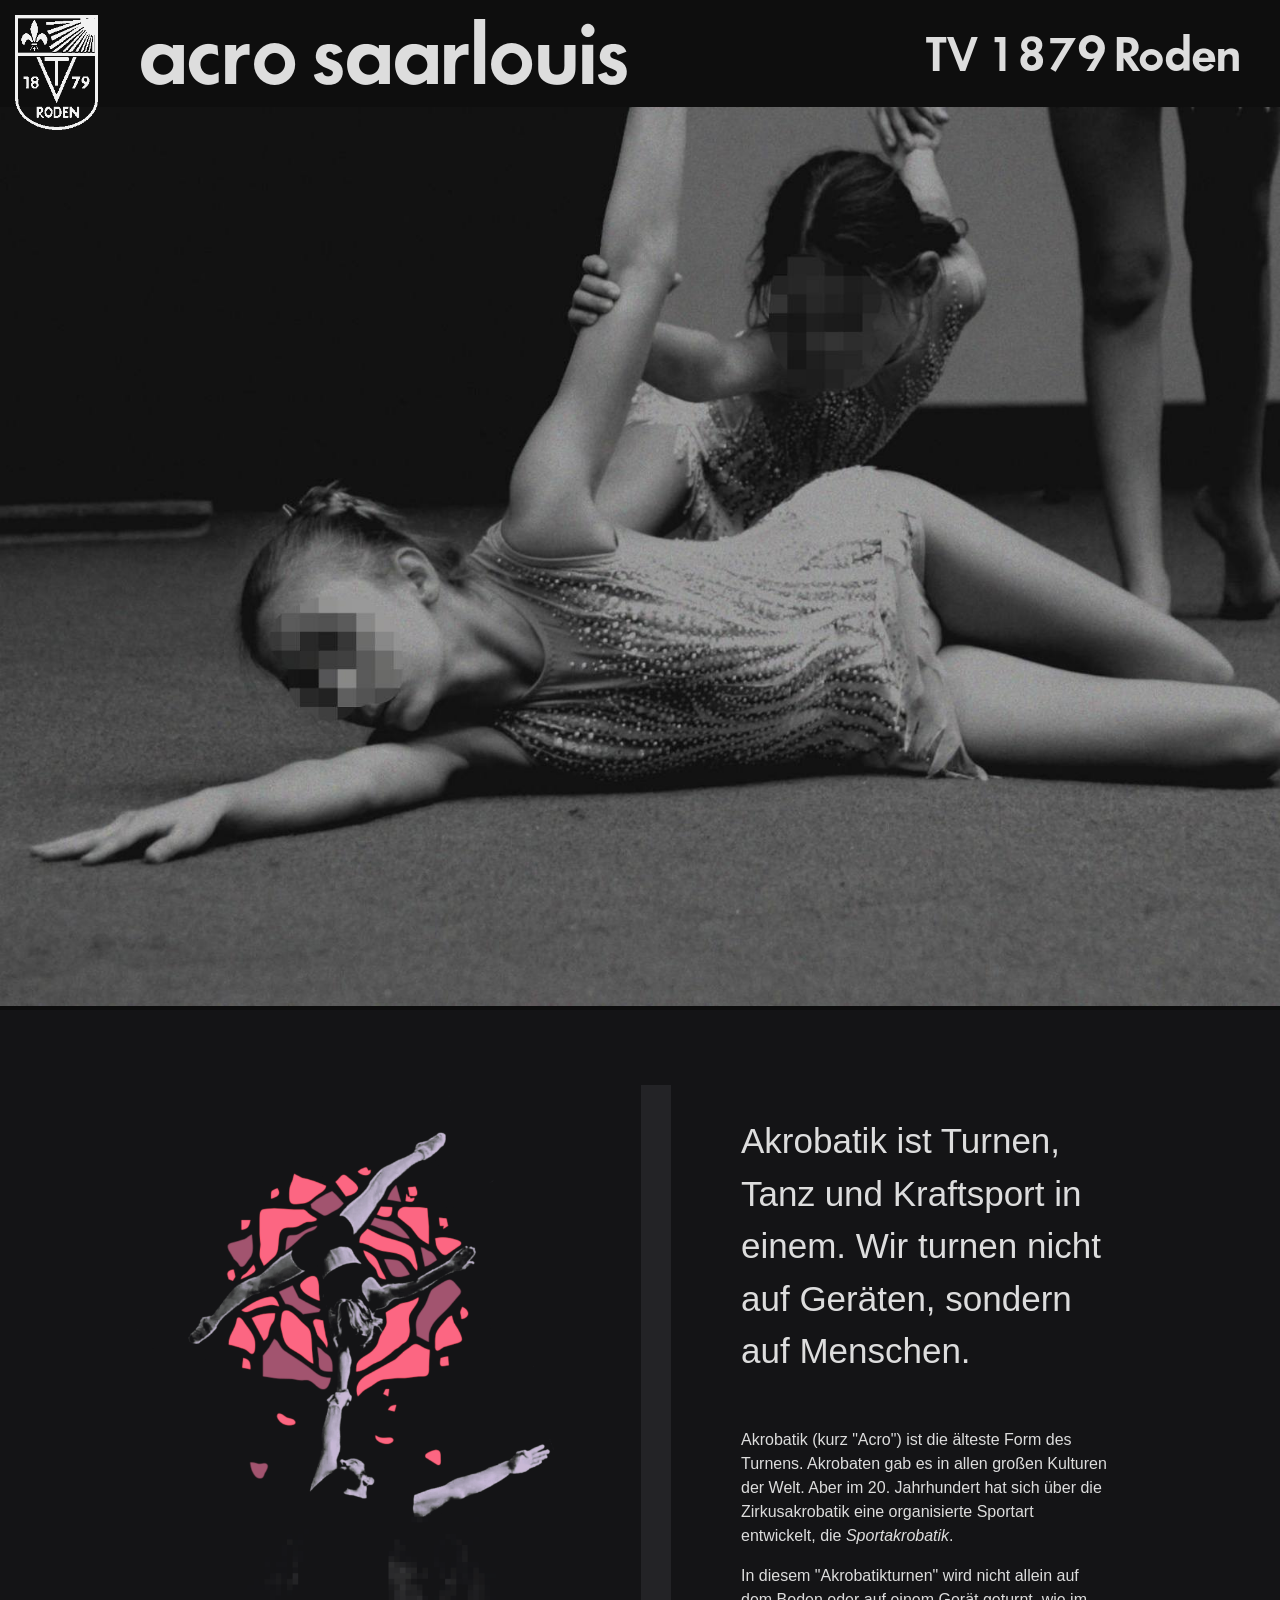
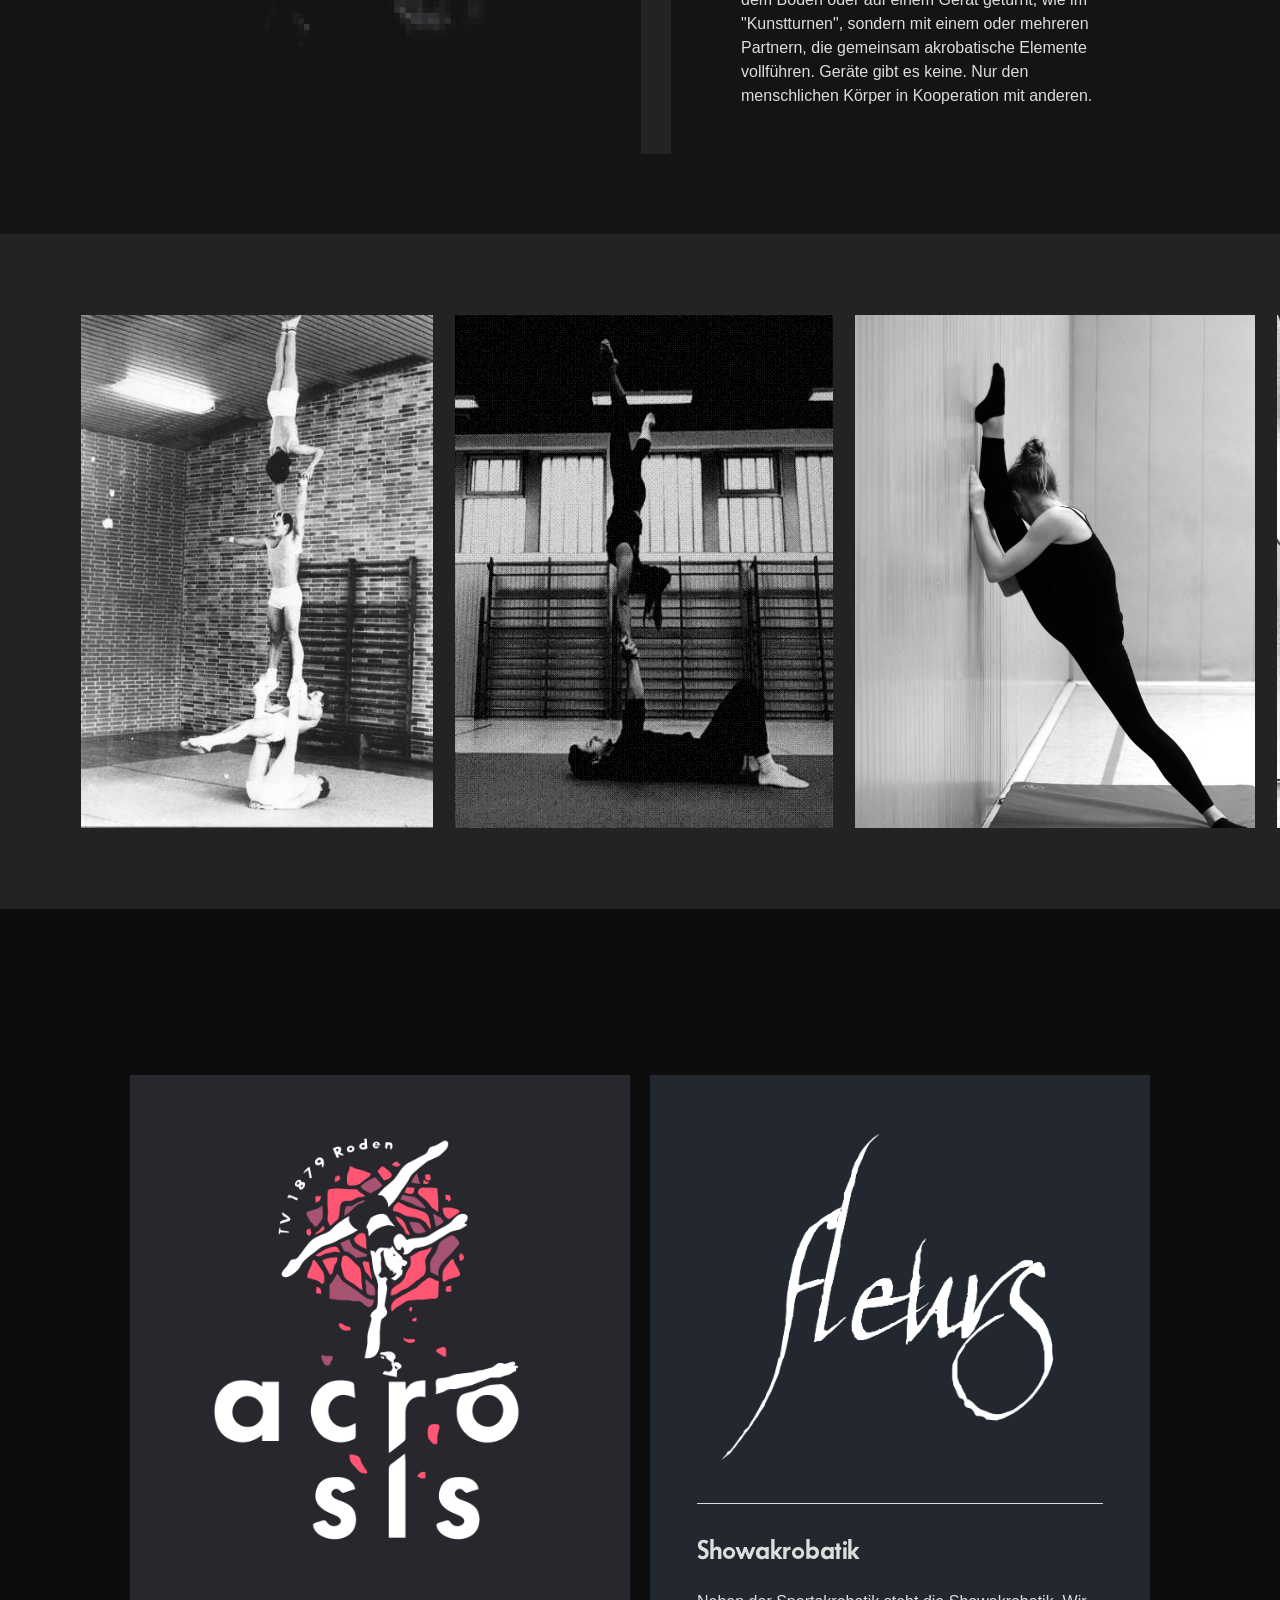
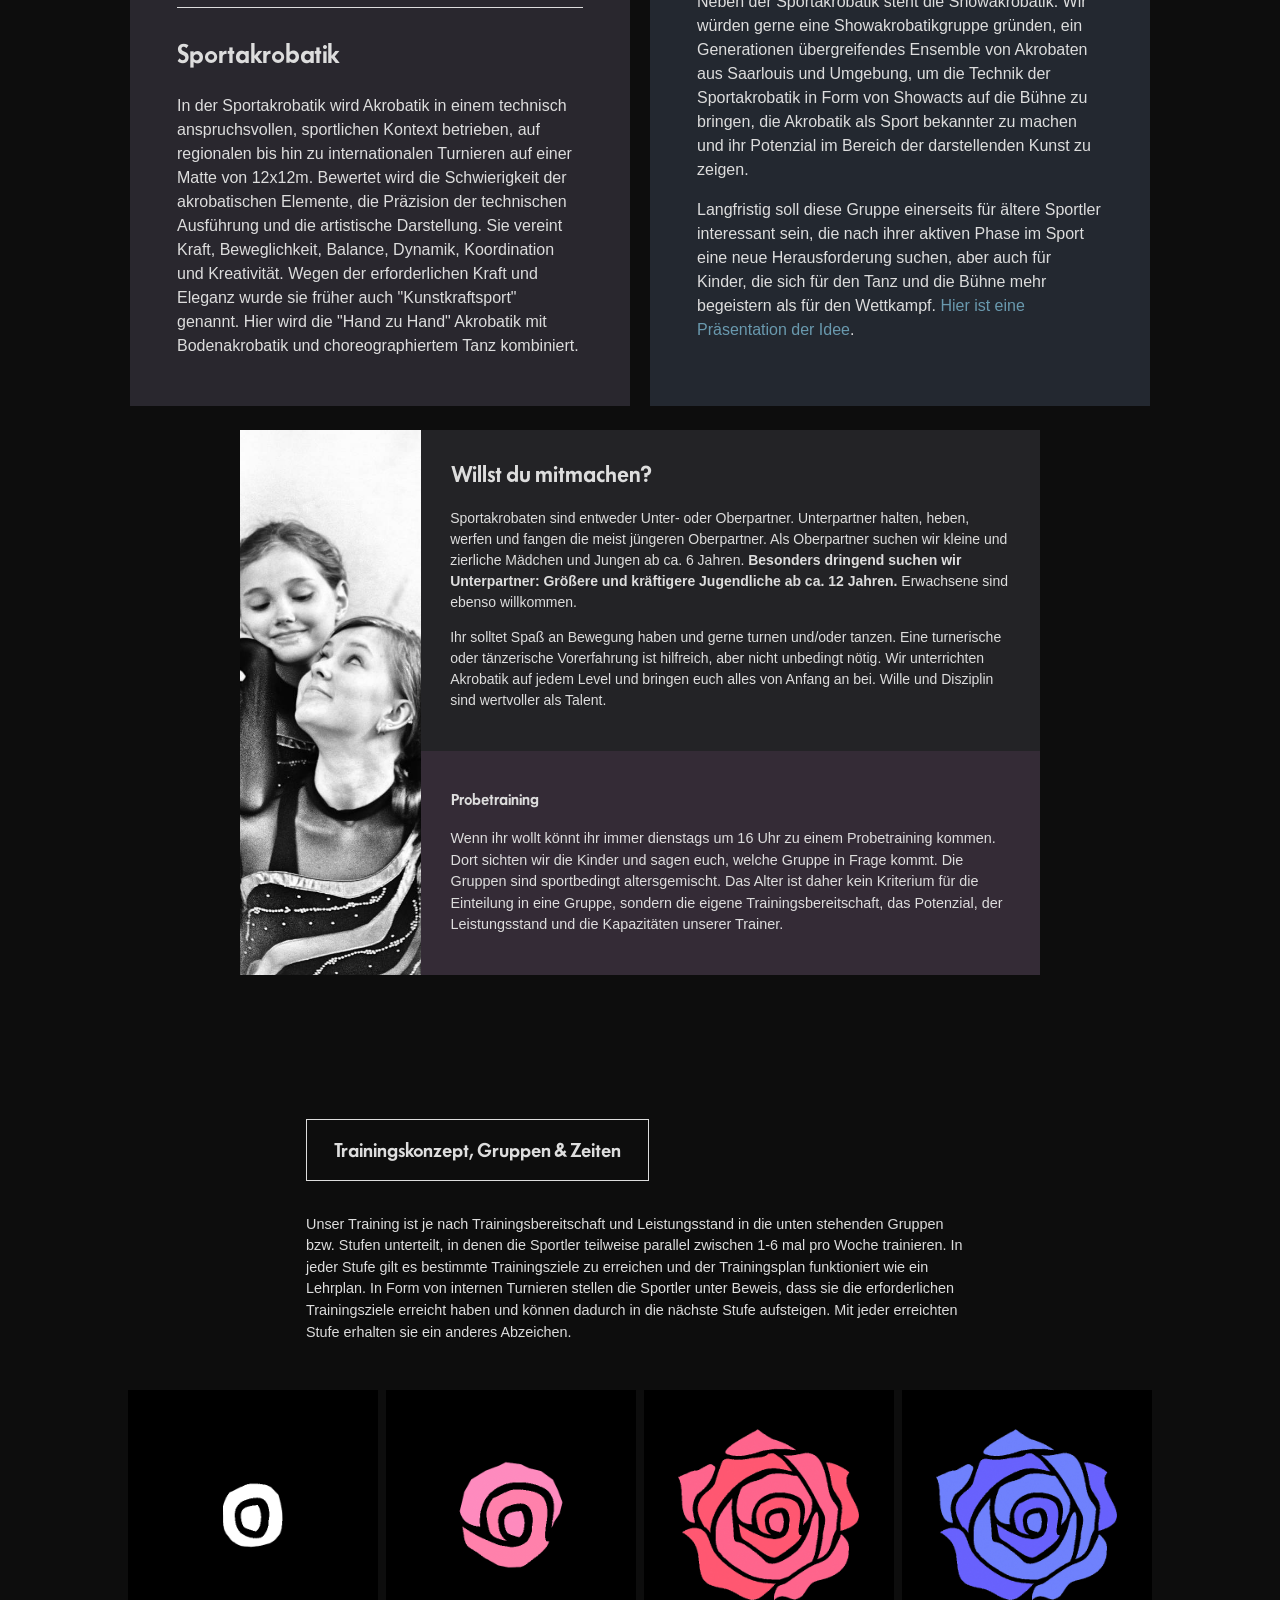
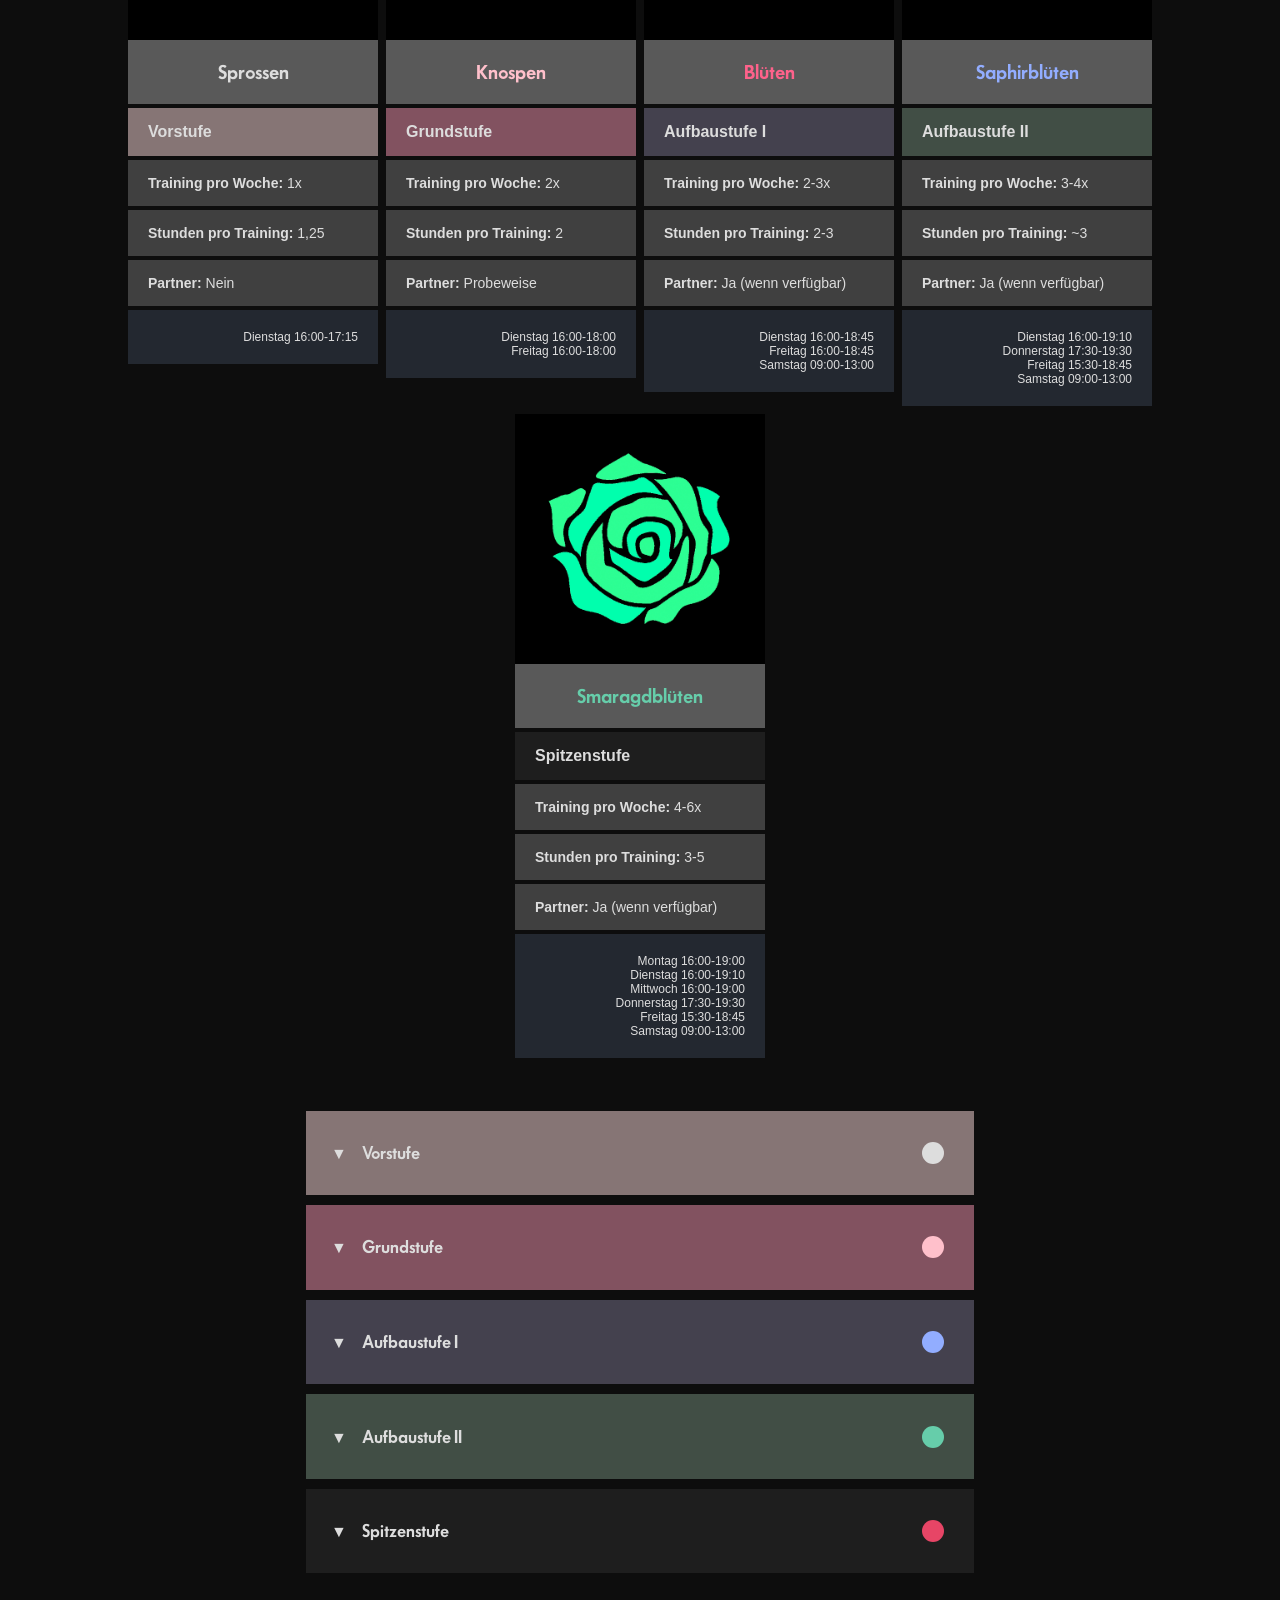
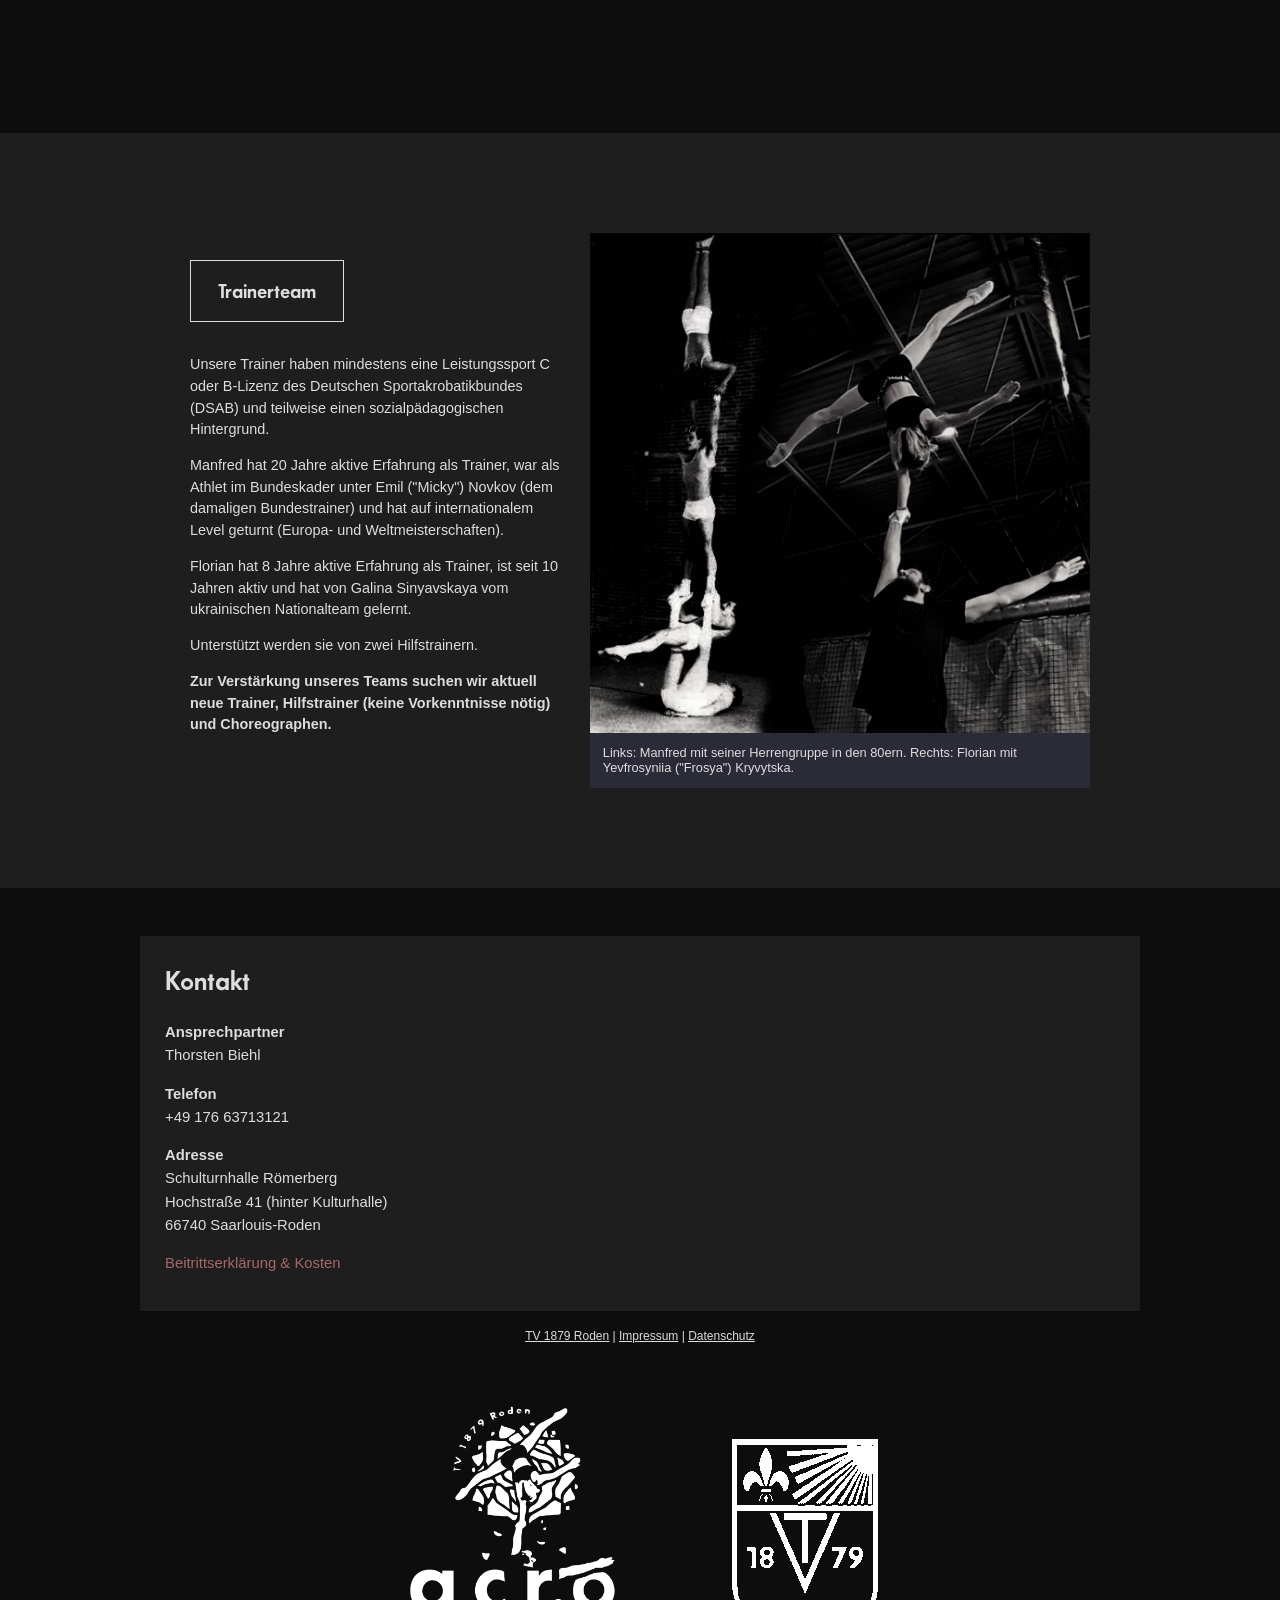
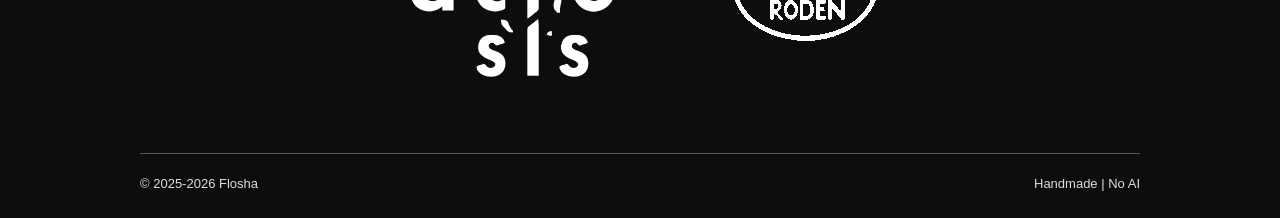
<file: index.html>
<!doctype html>
<html lang="de">
    <head>
        <meta charset="utf-8" />
        <meta name="viewport" content="width=device-width,initial-scale=1">
        <meta name="color-scheme">
        <title>Acro Saarlouis | TV 1879 Saarlouis-Roden</title>
        <meta name="description" content="Akrobatik in Saarlouis, Turnverein, Turnen, Sportakrobatikabteilung des TV 1879 Saarlouis-Roden. Akrobatik ist Turnen mit Partnern und vereint Kraft mit Eleganz."/>
        <meta property="og:title" content="Acro Saarlouis. Sportakrobatikabteilung des TV 1879 Saarlouis-Roden"/>
        <meta property="og:description" content="Akrobatik in Saarlouis, Turnverein, Turnen, Sportakrobatikabteilung des TV 1879 Saarlouis-Roden. Akrobatik ist Turnen mit Partnern und vereint Kraft mit Eleganz."/>
        <meta property="og:type" content="website"/>
        <meta property="og:url" content="https://acro-sls.de"/>
        <link rel="stylesheet" href="style.css">
        <link rel="icon" type="image/x-icon" href="acro-sls.ico" />
    </head>
    
    <body>
      <!--<section class="top-logo">
          <img src="assets/acro-sls-logo-v2027.jpg" alt="acro saarlouis logo">
      </section>
    -->
      <header>
        <section class="crest">
          <a href="https://www.tv1879roden.de/" target="_blank">
            <img src="assets/tvroden-tr.png" alt="Wappen des TV Roden">
          </a>
        </section> 
        <section>
          <h1>acro saarlouis</h1>
          <h2>TV 1879 Roden</h2>
        </section>
      </header>

      <figure class="front-bg">
        <img src="assets/sports.jpg" alt="Akrobaten aus Saarlouis">
        <!--<figcaption>Sportakrobatik in Saarlouis-Roden</figcaption>-->
      </figure>

      <section class="intro">

         <img src="assets/cover-sm.png" alt="Ein einarmiger Handstand auf einem Arm des Unterpartners">
         <!-- <img src="assets/acro-sls-bg.png" alt="Logo unserer Sportakrobatikabteilung">-->

          <section>
            <p class="whatitis">Akrobatik ist Turnen, Tanz und Kraftsport in einem. Wir turnen nicht auf Geräten, sondern auf Menschen.</p> 
             
            <p>Akrobatik (kurz "Acro") ist die älteste Form des Turnens. Akrobaten gab es in allen großen Kulturen der Welt. Aber im 20. Jahrhundert hat sich über die Zirkusakrobatik eine organisierte Sportart entwickelt, die <em>Sportakrobatik</em>.</p> <!--Im <em>Cirque du Soleil</em> etwa werden häufig die Hauptrollen von ehemaligen Sportakrobaten besetzt.--> 
            <p>In diesem "Akrobatikturnen" wird nicht allein auf dem Boden oder auf einem Gerät geturnt, wie im "Kunstturnen", sondern mit einem oder mehreren Partnern, die gemeinsam akrobatische Elemente vollführen. Geräte gibt es keine. Nur den menschlichen Körper in Kooperation mit anderen.</p> <!--
              <p>Diese Form der Partnerakrobatik wird als "Hand zu Hand" bezeichnet; sie verbindet außergewöhnliche Balance und Dynamik mit außergewöhnlicher Kraft und tänzerischem Ausdruck und erfordert ebensoviel Vertrauen in den Partner wie in sich selbst.</p>
            --> 
            <!-- ToDo: Add Trio Pyramidenfoto hier -->

          <!--  <p>Wenn ihr mehr über die Sportart erfahren und verstehen möchtet, etwa die verschiedenen Partnerschaften und Disziplinen oder nach welchen Kriterien auf Wettkämpfen bewertet wird,--> 
            <!--haben wir <a href="Infobroschuere-Sportakrobatik.pdf">eine kleine Broschüre</a> für euch. Zudem--> 
            <!-- gibt es <a href="https://youtu.be/dLZi7s1mJYc?si=niEWnhwh0AKJH2cO" target="_blank">hier ein kurzes Video</a> zur Einführung vom Internationalen Turnerbund.</p>-->

      <!--   <section class="challenges">
        <details>
            <summary><h4>Herausforderungen und Aussichten</h4></summary> 
       <p>Die Sportakrobatik ist leider noch wenig bekannt. Sie ist noch nicht olympisch und wird darum auf nationaler und internationaler Ebene wenig gefördert. Nach der Pandemie mussten wir zudem in unserer Abteilung ganz von vorne beginnen und langsam neue Sportler ausbilden.</p>  

<p>Da die Akrobatik wenig Unterstützung erfährt, wir nur sehr begrenzte Hallenzeiten bekommen und uns kein eigener Trainingsort zur Verfügung steht, sind unsere Trainingsmöglichkeiten begrenzt. Darum kooperieren wir auch mit anderen Vereinen, um zusätzliches Training für unsere ambitionierten Sportler anbieten zu können.</p> 
    
<p>In der Sportstadt Saarlouis gibt es zudem keinen gefederten Turnerboden, der für optimales Training nötig wäre. Wir könnten jedoch selbst einen solchen aufbauen, wenn uns ein geeigneter Trainingsort zur Verfügung stünde, an dem dieser Boden immer liegen darf. Langfristig suchen wir nach einem solchen Ort, nach einer kleinen Halle oder einem Saal, mit hoher Decke, oder einem passenden, leerstehenden Gebäude, das uns unter Auflagen zur Nutzung überlassen werden könnte. Wenn Ihr in dieser Hinsicht Ideen (oder Kontakte) habt, meldet euch gerne bei uns.</p>  
         
<p>Nicht zuletzt mangelt es heute zunehmend an engagierten, ehrenamtlichen Trainern. Da wir als gemeinnütziger Verein nur minimale Mitgliedsbeiträge erheben und gemeinnützig bleiben möchten, werden die bei uns arbeitenden Trainer, trotz Ausbildungen im Leistungssport, nicht bezahlt. Darum versuchen wir aus unserer Liebe zur Akrobatik heraus das Beste aus der Situation zu machen und hoffen langfristig auf mehr Unterstützung. Je mehr sich auch Eltern mit einbringen, desto mehr können wir gemeinsam möglich machen.</p>   

        </details>
      </section>  --> 
                      
        </section>
      </section>
    
    <section class="gallery"> 
      <img src="assets/gallery/manfred-gruppe.jpg">
      <img src="assets/gallery/h2h2.png">
      <img src="assets/gallery/split-2016-elisa.jpg">
      <img src="assets/gallery/h2h.jpg">
      <img src="assets/gallery/element-2025.jpg">
      <img src="assets/gallery/leloev.jpg">
      <img src="assets/gallery/hair.jpg">
      <img src="assets/gallery/lea-2017.jpg">
      <img src="assets/gallery/missi.jpg">
      <img src="assets/gallery/split-lift-2019.jpg">
      <img src="assets/gallery/soev.jpg">
      <img src="assets/gallery/fl-fro-2024.jpg">
      <img src="assets/gallery/pancake-2018.jpg">
      <img src="assets/gallery/pair-2024-2.jpg">
      <img src="assets/gallery/loev.jpg">
      <img src="assets/gallery/pair-2024-sm.jpg">
      <img src="assets/gallery/pose-2025.jpg">
      <img src="assets/gallery/pose-2026.jpg">
      <img src="assets/gallery/ek-fl-2017.jpg">
      <img src="assets/gallery/fl-camp.jpg">
      <img src="assets/gallery/coach.jpg">
    </section>      

          <section class="sport-show">

            <section class="sport">

              <img src="assets/acro-sls-simple.png" alt="Logo der Sportakrobatikabteilung des TV 1879 Saarlouis-Roden">

             <!-- <img src="assets/acro-sls-logo-v2027.jpg" alt="acro saarlouis logo"> -->

               <h3>Sportakrobatik</h3>
  
          <p>In der Sportakrobatik wird Akrobatik in einem technisch anspruchsvollen, sportlichen Kontext betrieben, auf regionalen bis hin zu internationalen Turnieren auf einer Matte von 12x12m. Bewertet wird die Schwierigkeit der akrobatischen Elemente, die Präzision der technischen Ausführung und die artistische Darstellung. Sie vereint Kraft, Beweglichkeit, Balance, Dynamik, Koordination und Kreativität. Wegen der erforderlichen Kraft und Eleganz wurde sie früher auch "Kunstkraftsport" genannt. Hier wird die "Hand zu Hand" Akrobatik mit Bodenakrobatik und choreographiertem Tanz kombiniert.</p> 

              <!--<img class="h2h" src="assets/h2h2.png" alt="h2h acro">-->

            </section>
            
        <section class="show">
           <div>
            <img src="assets/fleurs.png" alt="Fleurs - Showakrobatik Ensemble im Aufbau"> 
           </div>
            
            <h3>Showakrobatik</h3>
            
            <p>Neben der Sportakrobatik steht die Showakrobatik. <!--Unter dem vorläufigen Titel "Fleurs éphémère" (de la Sarre)--> Wir würden gerne eine Showakrobatikgruppe gründen, ein Generationen übergreifendes Ensemble von Akrobaten aus Saarlouis und Umgebung, um die Technik der Sportakrobatik in Form von Showacts auf die Bühne zu bringen, die Akrobatik als Sport bekannter zu machen und ihr Potenzial im Bereich der darstellenden Kunst zu zeigen.</p>
            
            <p>Langfristig soll diese Gruppe einerseits für ältere Sportler interessant sein, die nach ihrer aktiven Phase im Sport eine neue Herausforderung suchen, aber auch für Kinder, die sich für den Tanz und die Bühne mehr begeistern als für den Wettkampf. <a href="/fleurs">Hier ist eine Präsentation der Idee</a>.<!-- Noch mangelt es dazu leider an genügend ambitionierten Sportlern und Trainern.--></p>

            <!-- Add Foto, von Make-up oder Kostüm oder Anzug in Nahaufnahme etc. -->
            
            <!--<p>In der Showakrobatik möchten wir langfristig Geschichten durch akrobatische Bewegung erzählen, gepaart mit Tanz, einfachen Kostümen, Arbeit mit Tüchern, mit minimalistischer Lichttechnik und Bühnenbild, Musik und dem Einsatz einfacher Instrumente.</p>-->

          </section>
        </section>

        <section class="join">
            <section>
              <img src="assets/gallery/pair.jpg">
            </section>
            <section>
            <h3>Willst du mitmachen?</h3>
    
            <p>Sportakrobaten sind entweder Unter- oder Oberpartner. Unterpartner halten, heben, werfen und fangen die meist jüngeren Oberpartner. <!--Die Partnerschaften sind darum meist altersgemischt. Das heißt Jüngere turnen mit Älteren zusammen, so dass die Älteren oft Vorbilder der Jüngeren sind.--> Als Oberpartner suchen wir kleine und zierliche Mädchen und Jungen ab ca. 6 Jahren. <strong>Besonders dringend suchen wir Unterpartner: Größere und kräftigere Jugendliche ab ca. 12 Jahren.</strong> Erwachsene sind ebenso willkommen.</p>

            <p>Ihr solltet Spaß an Bewegung haben und gerne turnen und/oder tanzen. Eine turnerische oder tänzerische Vorerfahrung ist hilfreich, aber nicht unbedingt nötig. Wir unterrichten Akrobatik auf jedem Level und bringen euch alles von Anfang an bei. Wille und Disziplin sind wertvoller als Talent.</p> 

              <section class="probetraining">
                <h4>Probetraining</h4>
                <p>Wenn ihr wollt könnt ihr immer dienstags um 16 Uhr zu einem Probetraining kommen. Dort sichten wir die Kinder und sagen euch, welche Gruppe in Frage kommt. Die Gruppen sind sportbedingt altersgemischt. Das Alter ist daher kein Kriterium für die Einteilung in eine Gruppe, sondern die eigene Trainingsbereitschaft, das Potenzial, der Leistungsstand und die Kapazitäten unserer Trainer.</p>
              </section>
            </section>
        </section>

      <img class="athletes-mobile" src="assets/sports.jpg" alt="Akrobaten aus Saarlouis">

<section class="concept"> 
              <h3>Trainingskonzept, Gruppen & Zeiten</h3>
               
              <p>Unser Training ist je nach Trainingsbereitschaft und Leistungsstand in die unten stehenden Gruppen bzw. Stufen unterteilt, in denen die Sportler teilweise parallel zwischen 1-6 mal pro Woche trainieren. In jeder Stufe gilt es bestimmte Trainingsziele zu erreichen und der Trainingsplan funktioniert wie ein Lehrplan. In Form von internen Turnieren stellen die Sportler unter Beweis, dass sie die erforderlichen Trainingsziele erreicht haben und können dadurch in die nächste Stufe aufsteigen. Mit jeder erreichten Stufe erhalten sie ein anderes Abzeichen.</p>
              <!--Die ganz Kleinen trainieren 1x pro Woche, Breitensport und Grundlagentraining finden 2x pro Woche statt; im Leistungssportbereich wird zwischen 4 und 6 mal pro Woche trainiert. --><!--Regulär trainieren wir in der Römerberghalle in Saarlouis-Roden, gelegentlich in der Nauwieserhalle in Saarbrücken, an der Sportschule der Universität des Saarlandes oder in einem Fitnessstudio.-->
</section>

           <ul class="ranks">
             <li>
                 <img src="assets/sprosse.jpg">
                 <h4>Sprossen</h4>
                 <h5 class="bud">Vorstufe</h5>
                 <span><strong>Training pro Woche:</strong> 1x</span>
                 <span><strong>Stunden pro Training:</strong> 1,25</span>
                 <span><strong>Partner:</strong> Nein</span>
                 <ul>
                   <li>Dienstag 16:00-17:15</li>
                 </ul>
             </li>
             <li>
                 <img src="assets/knospe.jpg">
                 <h4 class="rosa">Knospen</h4>
                 <h5 class="blossom">Grundstufe</h5>
                 <span><strong>Training pro Woche:</strong> 2x</span>
                 <span><strong>Stunden pro Training:</strong> 2</span>
                 <span><strong>Partner:</strong> Probeweise</span>
                 <ul>
                   <li>Dienstag 16:00-18:00</li>
                   <li>Freitag 16:00-18:00</li>
                 </ul>
             </li>
             <li>
                 <img src="assets/bluete.jpg">
                 <h4 class="pink">Blüten</h4>
                 <h5 class="saphir">Aufbaustufe I</h5>
                 <span><strong>Training pro Woche:</strong> 2-3x</span>
                 <span><strong>Stunden pro Training:</strong> 2-3</span>
                 <span><strong>Partner:</strong> Ja (wenn verfügbar)</span>
                 <ul>
                   <li>Dienstag 16:00-18:45</li>
                   <li>Freitag 16:00-18:45</li>
                   <li>Samstag 09:00-13:00</li>
                 </ul>
             </li>
             <li>
                 <img src="assets/saphirbluete.jpg">
                 <h4 class="blue">Saphirblüten</h4>
                 <h5 class="smaragd">Aufbaustufe II</h5>
                 <span><strong>Training pro Woche:</strong> 3-4x</span>
                 <span><strong>Stunden pro Training:</strong> ~3</span>
                 <span><strong>Partner:</strong> Ja (wenn verfügbar)</span>
                 <ul>
                   <li>Dienstag 16:00-19:10</li>
                   <li>Donnerstag 17:30-19:30</li>
                   <li>Freitag 15:30-18:45</li>
                   <li>Samstag 09:00-13:00</li>
                 </ul>
             </li>
             <li>
                 <img src="assets/smaragdbluete.jpg">
                 <h4 class="green">Smaragdblüten</h4>
                 <h5 class="black">Spitzenstufe</h5>
                 <span><strong>Training pro Woche:</strong> 4-6x</span>
                 <span><strong>Stunden pro Training:</strong> 3-5</span>
                 <span><strong>Partner:</strong> Ja (wenn verfügbar)</span>
                 <ul>
                   <li>Montag 16:00-19:00</li>
                   <li>Dienstag 16:00-19:10</li>
                   <li>Mittwoch 16:00-19:00</li>
                   <li>Donnerstag 17:30-19:30</li>
                   <li>Freitag 15:30-18:45</li>
                   <li>Samstag 09:00-13:00</li>
                 </ul>
             </li>
           </ul> 
    
<section class="schedule"> 
            <section class="bud">
              <details>
                <summary>
                        <h4>Vorstufe</h4>
                        <span class="circle white"></span>
                </summary>
                <p><strong>Sprossen</strong> – Hier werden einmal pro Woche neue Sportler ("Sprossen") gesichtet und Kinder ab 6 Jahren (Ausnahmen ab 5) sammeln erste akrobatische Erfahrungen. Sie werden langsam an das Training herangeführt. Keine Teilnahme an Wettkämpfen.<br> 
                    Für jüngere Kinder zwischen 3 und 5 bietet der TV Roden das Eltern-Kind-Turnen an.<br>
                    <br>
                    <strong>Ansprechpartner:</strong> Thorsten</p>  
                <table>
                  <tr>
                    <th>Tage</th>
                    <th>Zeiten</th>
                    <th>Ort</th>
                  </tr>
                  <tr>
                    <td>Dienstag</td>
                    <td>16:00 - 17:15 Uhr</td>
                    <td>SLS</td>
                  </tr>
                </table>
              </details>    
            </section>
    <!-- hyazinth -->
            <section class="blossom">
              <details>
                <summary>
                   <!-- ToDo: Grundlagentraining wird lila (Akroblüten) nach den Knospen, dann nach dem Grundlagentraining kommt in blau "Saphire" = Fleurs/Showakrobaten, als alternative Laufbahn neben dem Leistungssportstrom (Smaragd). Alle müssen durchs Grundlagentraining und die klaren allgemeinen Standards erfüllen + UP und OP Standards, bevor sie in den LSN oder in die Showgruppe aufgenommen werden. --> 
                    <h4>Grundstufe</h4>
                        <span class="circle pink"></span>
                </summary>
                <p><strong>Knospen</strong> – An zwei Tagen pro Woche erlernen die "Knospen" hier allgemeine Grundlagen der Sportakrobatik (mit Fokus auf Kraft, Beweglichkeit und Koordination) und sammeln erste Erfahrungen im Bezug auf ihre Rollen als Ober- oder Unterpartner.<br>
                <br>
                <strong>Blüten</strong> – Im sogenannten <strong class="pink">Blütenturnier</strong> stellen die Knospen ihre Grundlagen unter Beweis und werden zu "Blüten". Sie erhalten die "rote Blüte". Damit qualifizieren sie sich für das Aufbautraining, für Partnerschaften und Wettkämpfe.<br> 
                Wenn der Leistungssportbereich nicht in Frage kommt, bleiben Sportler nach dem Grundlagentraining im Breitensportbereich. Unter der Voraussetzung einer regelmäßigen Teilnahme nehmen die Sportler an regionalen und überregionalen Wettkämpfen nach dem Breitensportprogramm (WKK) teil.<br>
                <br>
                <strong>Ansprechpartner:</strong> Florian</p>
                <table>
                  <tr>
                    <th>Tage</th>
                    <th>Knospen</th>
                    <th>Blüten</th>
                  </tr>
                  <tr>
                    <td>Dienstag</td>
                    <td>16:00 - 18:00 Uhr</td>
                    <td>16:00 - 18:45 Uhr</td>
                  </tr>
                  <tr>
                    <td>Freitag</td>
                    <td>16:00 - 18:00 Uhr</td>
                    <td>16:00 - 18:45 Uhr</td>
                  </tr>
                </table>
              </details>    
            </section>
                
            <section class="saphir">
              <details>
                <summary>
                    <h4>Aufbaustufe I</h4> 
                    <span class="circle blue"></span>
                </summary>
                <p><strong>Blüten</strong> – Jene Blüten, die das Grundlagentraining erfolgreich abgeschlossen haben, für den Leistungssport in Frage kommen und bereit sind, mehr zu trainieren, bilden den Leistungssportnachwuchs (LSN). Sie beginnen mit drei Tagen Training pro Woche und steigern sich langsam auf vier, wie sie im Leistungssport mindestens nötig sind. Sie bauen auf der zuvor gelegten Grundlage auf, um sich an die Anforderungen der nächsten Klassen zu gewöhnen. Der Anteil der Partnerarbeit im Training wird erhöht. In unserem internen <strong class="blue">Saphirturnier</strong> stellen sie ihr Können unter Beweis und werden zu "Saphirblüten".<br>
                <br>
                <strong>Klassen:</strong> KFL & Aspire auf regionalem, überregionalem oder nationalem Level.<br>
                <br>
                <strong>Ansprechpartner:</strong> Florian</p>
                <table>
                  <tr>
                    <th>Tage</th>
                    <th>Zeiten</th>
                    <th>Ort</th>
                  </tr>
                  <tr>
                    <td>Dienstag</td>
                    <td>16:00 - 19:10 Uhr</td>
                    <td>SLS</td>
                  </tr>
                  <tr>
                    <td>Donnerstag</td>
                    <td>17:30 - 20:00 Uhr</td>
                    <td>Schwalbach</td>
                  </tr> 
                  <tr>
                    <td>Freitag</td>
                    <td>15:30 - 18:45 Uhr</td>
                    <td>SLS</td>
                  </tr>
                  <tr>
                    <td>Samstag</td>
                    <td>09:00 - 13:00 Uhr</td>
                    <td>SLS</td> 
                  </tr>  
                </table>
              </details>    
            </section>

            <section class="smaragd">
              <details>
                <summary>
                    <h4>Aufbaustufe II</h4> 
                    <span class="circle green"></span>
                </summary>
                <p><strong>Saphirblüten</strong> – Hier arbeiten die "blauen Blüten" an der nächsten Stufe ihrer akrobatischen Ausbildung, um sich auf die höheren Klassen vorzubereiten. Spätestens in dieser Stufe sind vier Tage Pflicht. Um Überlastung zu vermeiden und ein sicheres Training zu ermöglichen kann nicht parallel noch ein anderer Sport betrieben werden. Allgemein gilt: Ihr Kind wird den Sport nur so ernst nehmen, wie Sie es tun.<br> 
                Die Sportler werden von ausgebildeten Trainern, im Rahmen einer freiwilligen, gegenseitigen Verpflichtung, schrittweise und altersgemäß an die steigende Trainingsfrequenz und Belastung herangeführt. Sie werden sowohl in ihrer sportlichen als auch in ihrer persönlichen Entwicklung individuell gefördert und sehr spezifisch in ihren Rollen als Ober- oder Unterpartner geschult.<br> 
                Im <strong class="green">Smaragdturnier</strong> weisen sie ihren Trainingserfolg nach und werden zu "Smaragdblüten".<br>
                <br>
                <strong>Klassen:</strong> Aspire & Jugend auf regionalem, überregionalem oder nationalem Level.<br>
                <br>
                <strong>Ansprechpartner:</strong> Florian</p>
                <table>
                  <tr>
                    <th>Tage</th>
                    <th>Zeiten</th>
                    <th>Ort</th>
                  </tr>
                  <tr>
                    <td>Dienstag</td>
                    <td>16:00 - 19:10 Uhr</td>
                    <td>SLS</td>
                  </tr>
                  <tr>
                    <td>Donnerstag</td>
                    <td>17:30 - 20:00 Uhr</td>
                    <td>Schwalbach</td>
                  </tr> 
                  <tr>
                    <td>Freitag</td>
                    <td>15:30 - 18:45 Uhr</td>
                    <td>SLS</td>
                  </tr>
                  <tr>
                    <td>Samstag</td>
                    <td>09:00 - 13:00 Uhr</td>
                    <td>SLS</td> 
                  </tr>  
                </table>
              </details>    
            </section>

            <section class="black">
              <details>
                <summary>  
                    <h4>Spitzenstufe</h4> 
                        <span class="circle red"></span>
                </summary>
                  <p><strong>Smaragdblüten</strong> – Diejenigen mit der Ambition auf professionelle Akrobatik steigern das Training von vier auf bis zu sechs Tage pro Woche, um sich auf einen Einsatz auf inter/nationalem Level in der Klasse der Junioren oder Senioren vorzubereiten oder trainieren gemeinsam im Rahmen ihrer Arbeit (oder Passion) als Artisten.<br> 
                  Athleten auf diesem Level sind so weit ausgebildet, dass sie weitgehend selbständig trainieren und sich gegenseitig helfen können. Training und Trainingszeiten werden individuell abgestimmt.<br>
                  <br>
                  Sie treten im internen <strong class="red">Rubinturnier</strong> an.<br>
                  <br>
                  <strong>Ansprechpartner:</strong> Florian</p>
                  <!-- Schwarz: Turmalin, weiß: Kristall? -->
                <table>
                  <tr>
                    <th>Tage</th>
                    <th>Zeiten</th>
                    <th>Ort</th>
                  </tr>
                  <tr>
                    <td>Montag</td>
                    <td>16:00 - 19:00 Uhr</td>
                    <td>SB</td>
                  </tr>
                  <tr>
                    <td>Dienstag</td>
                    <td>15:30 - 19:10 Uhr</td>
                    <td>SLS</td>
                  </tr>
                  <tr>
                    <td>Mittwoch</td>
                    <td>16:00 - 19:00 Uhr</td>
                    <td>SB</td>
                  </tr>
                  <tr>
                    <td>Donnerstag</td>
                    <td>17:00 - 20:00 Uhr</td>
                    <td>Schwalbach</td>
                  </tr>
                  <tr>
                    <td>Freitag</td>
                    <td>15:30 - 18:45 Uhr</td>
                    <td>SLS</td>
                  </tr>
                  <tr>
                    <td>Samstag</td>
                    <td>09:00 - 13:00 Uhr</td>
                    <td>SLS</td>
                  </tr>  
                </table>
              </details>    
            </section>
            
       </section>


      <section class="team">
        
        <section>
          <h3>Trainerteam</h3>

          <p>Unsere Trainer haben mindestens eine Leistungssport C oder B-Lizenz des Deutschen Sportakrobatikbundes (DSAB) und teilweise einen sozialpädagogischen Hintergrund.</p> 
          
          <p>Manfred hat 20 Jahre aktive Erfahrung als Trainer, war als Athlet im Bundeskader unter Emil ("Micky") Novkov (dem damaligen Bundestrainer) und hat auf internationalem Level geturnt (Europa- und Weltmeisterschaften).</p>
          
          <p>Florian hat 8 Jahre <!--(seit 2018)--> aktive Erfahrung als Trainer, ist seit 10 Jahren aktiv und hat von Galina Sinyavskaya vom ukrainischen Nationalteam gelernt.</p>

          <p>Unterstützt werden sie von zwei Hilfstrainern.</p> 
            
          <p>Zur Verstärkung unseres Teams suchen wir aktuell neue Trainer, Hilfstrainer (keine Vorkenntnisse nötig) und Choreographen. <!--Eine formale Ausbildung ist dazu nicht erforderlich. Der Wille ehrenamtlich zu helfen genügt. Ausbildungen zum Trainer können bei Interesse durch den Verein organisiert und über den Verband finanziert werden.--></p>

          </section>
          <section class="history">
          <figure>
            <img class="coaches" src="assets/trainer.jpg" alt="Die Trainer des Vereins als aktive Sportler">
            <figcaption>Links: Manfred mit seiner Herrengruppe in den 80ern. Rechts: Florian mit Yevfrosyniia ("Frosya") Kryvytska.</figcaption>
          </figure>
        </section>
      </section>


        
     <section class="contact">
         <section>
             <h3>Kontakt</h3>
               <p>
                   <strong>Ansprechpartner</strong><br>
                   Thorsten Biehl
               </p>
                <!-- TODO: Thorsten stattdessen; dann Email an ihn weiterleiten + Telefonnummer ändern! --> 
               <p>
                   <strong>Telefon</strong><br> 
                   +49 176 63713121
               </p>
               <!--<p>
                   <strong>Email</strong><br>
                   sportakrobatik@tv1879roden.de
               </p>-->
               <p>
                   <strong>Adresse</strong><br>
                   Schulturnhalle Römerberg<br>
                   Hochstraße 41 (hinter Kulturhalle)<br>
                   66740 Saarlouis-Roden
               </p>
               <p><a href="https://www.tv1879roden.de/kontakt/download/Aufnahmeantrag_2025.pdf" target="_blank"> Beitrittserklärung & Kosten</a></p>
        </section>
        <!--
        <p class="up">
            <a href="#top">zurück nach oben</a>
        </p>
        --> 
    </section>
  </main>

  <footer>
    <div> 
        <p>
          <a href="https://www.tv1879roden.de/" target="_blank">TV 1879 Roden</a> | <a href="impressum.html">Impressum</a> | <a href="datenschutz.html">Datenschutz</a>
        </p>
    </div>
    <section class="footer-graphics">
        <a href="/">
          <img src="assets/acro-sls-white.png" alt="Logo der Sportakrobatikabteilung des TV 1879 Saarlouis-Roden">
        </a>
        <a href="https://www.tv1879roden.de/">
          <img class="wappen" src="assets/tvroden-tr.png" alt="Wappen des TV 1879 Roden">
        </a>
    </section>
    <div> 
        <p>© 2025-2026 Flosha</p> 
        <p>Handmade | No AI</p>
    </div>
  </footer>

</body>
</html>
</file>
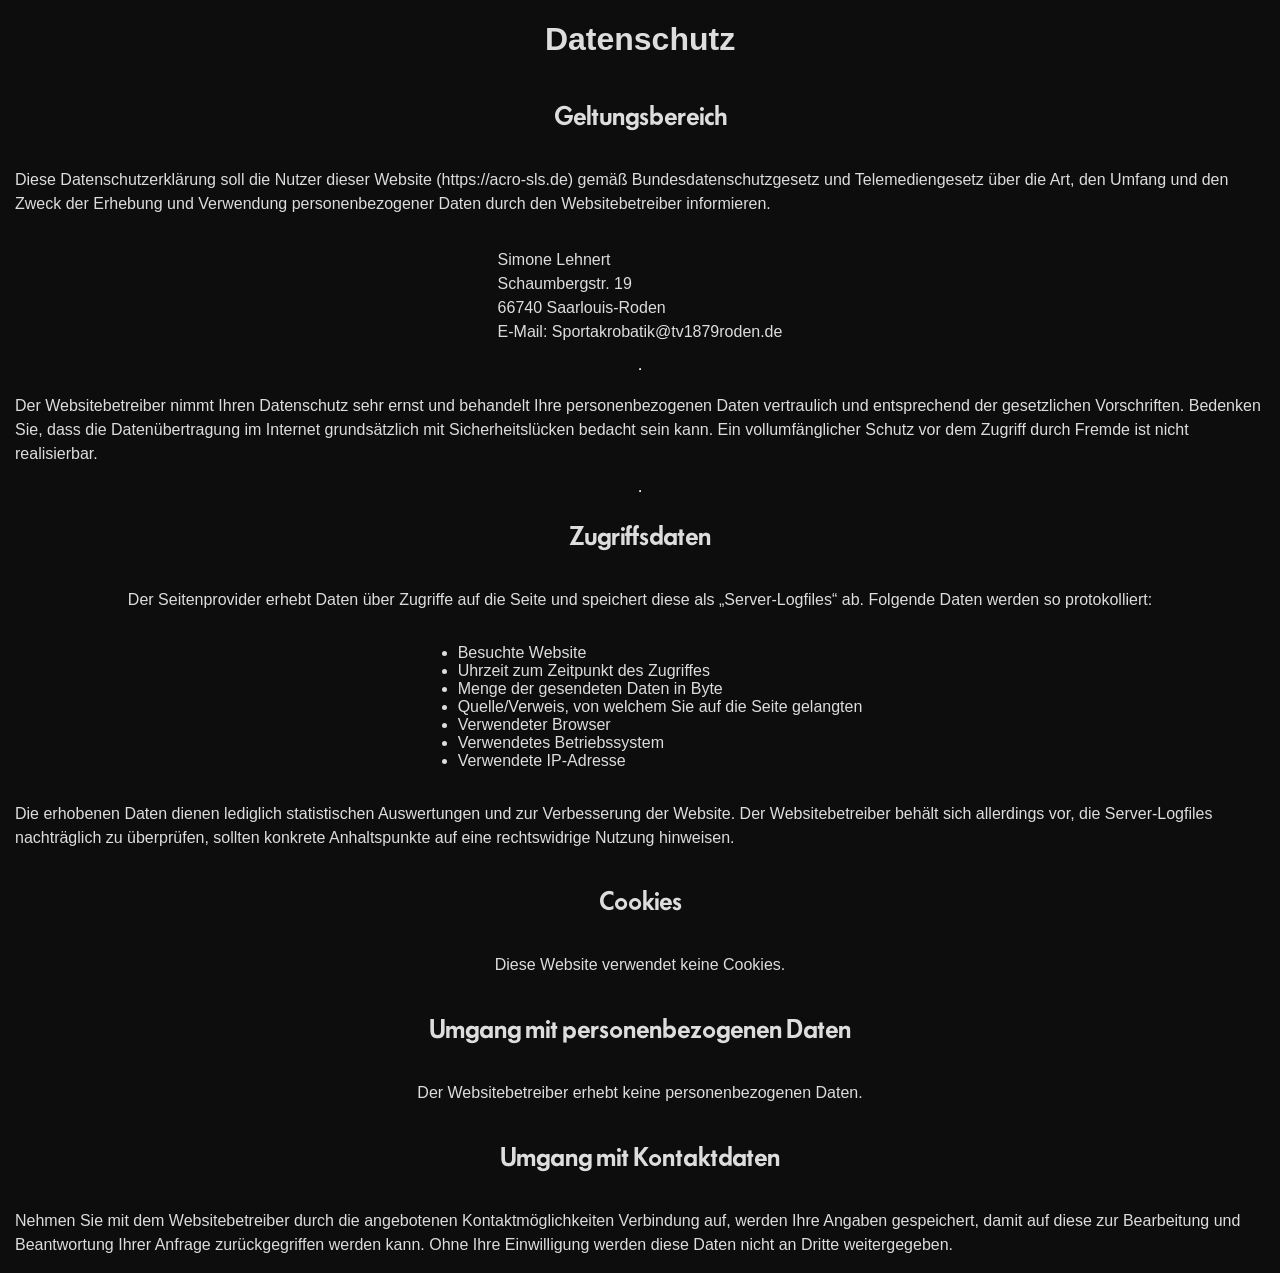
<file: datenschutz.html>
<!doctype html>
<html lang="de">
    <head>
        <meta charset="utf-8" />
        <meta name="viewport" content="width=device-width,initial-scale=1">
        <meta name="color-scheme">
        <title>Acro Saarlouis | TV 1879 Saarlouis-Roden</title>
        <link rel="stylesheet" href="style.css">
        <link rel="icon" type="image/x-icon" href="acro-sls.ico" />
    </head>
  <body>
    <h1>Datenschutz</h1>

    <h2>Geltungsbereich</h2>

    <p>Diese Datenschutzerklärung soll die Nutzer dieser Website (https://acro-sls.de) gemäß Bundesdatenschutzgesetz und Telemediengesetz über die Art, den Umfang und den Zweck der Erhebung und Verwendung personenbezogener Daten durch den Websitebetreiber informieren.</p>

    <p>Simone Lehnert<br>	
    Schaumbergstr. 19<br> 	
    66740 Saarlouis-Roden<br>
    E-Mail: Sportakrobatik@tv1879roden.de</p>

    <hr>
    
    <p>Der Websitebetreiber nimmt Ihren Datenschutz sehr ernst und behandelt Ihre personenbezogenen Daten vertraulich und entsprechend der gesetzlichen Vorschriften. Bedenken Sie, dass die Datenübertragung im Internet grundsätzlich mit Sicherheitslücken bedacht sein kann. Ein vollumfänglicher Schutz vor dem Zugriff durch Fremde ist nicht realisierbar.</p>

    <hr>
    
    <h2>Zugriffsdaten</h2>

    <p>Der Seitenprovider erhebt Daten über Zugriffe auf die Seite und speichert diese als „Server-Logfiles“ ab. Folgende Daten werden so protokolliert:</p>
    
    <ul>
      <li>Besuchte Website</li>
      <li>Uhrzeit zum Zeitpunkt des Zugriffes</li>
      <li>Menge der gesendeten Daten in Byte</li>
      <li>Quelle/Verweis, von welchem Sie auf die Seite gelangten</li>
      <li>Verwendeter Browser</li>
      <li>Verwendetes Betriebssystem</li>
      <li>Verwendete IP-Adresse</li>
    </ul>

    <p>Die erhobenen Daten dienen lediglich statistischen Auswertungen und zur Verbesserung der Website. Der Websitebetreiber behält sich allerdings vor, die Server-Logfiles nachträglich zu überprüfen, sollten konkrete Anhaltspunkte auf eine rechtswidrige Nutzung hinweisen.</p>

    <h2>Cookies</h2>
    
    <p>Diese Website verwendet keine Cookies.</p>

    <h2>Umgang mit personenbezogenen Daten</h2>

    <p>Der Websitebetreiber erhebt keine personenbezogenen Daten.</p>

    <h2>Umgang mit Kontaktdaten</h2>

    <p>Nehmen Sie mit dem Websitebetreiber durch die angebotenen Kontaktmöglichkeiten Verbindung auf, werden Ihre Angaben gespeichert, damit auf diese zur Bearbeitung und Beantwortung Ihrer Anfrage zurückgegriffen werden kann. Ohne Ihre Einwilligung werden diese Daten nicht an Dritte weitergegeben.</p>
  </body>
</html>
</file>
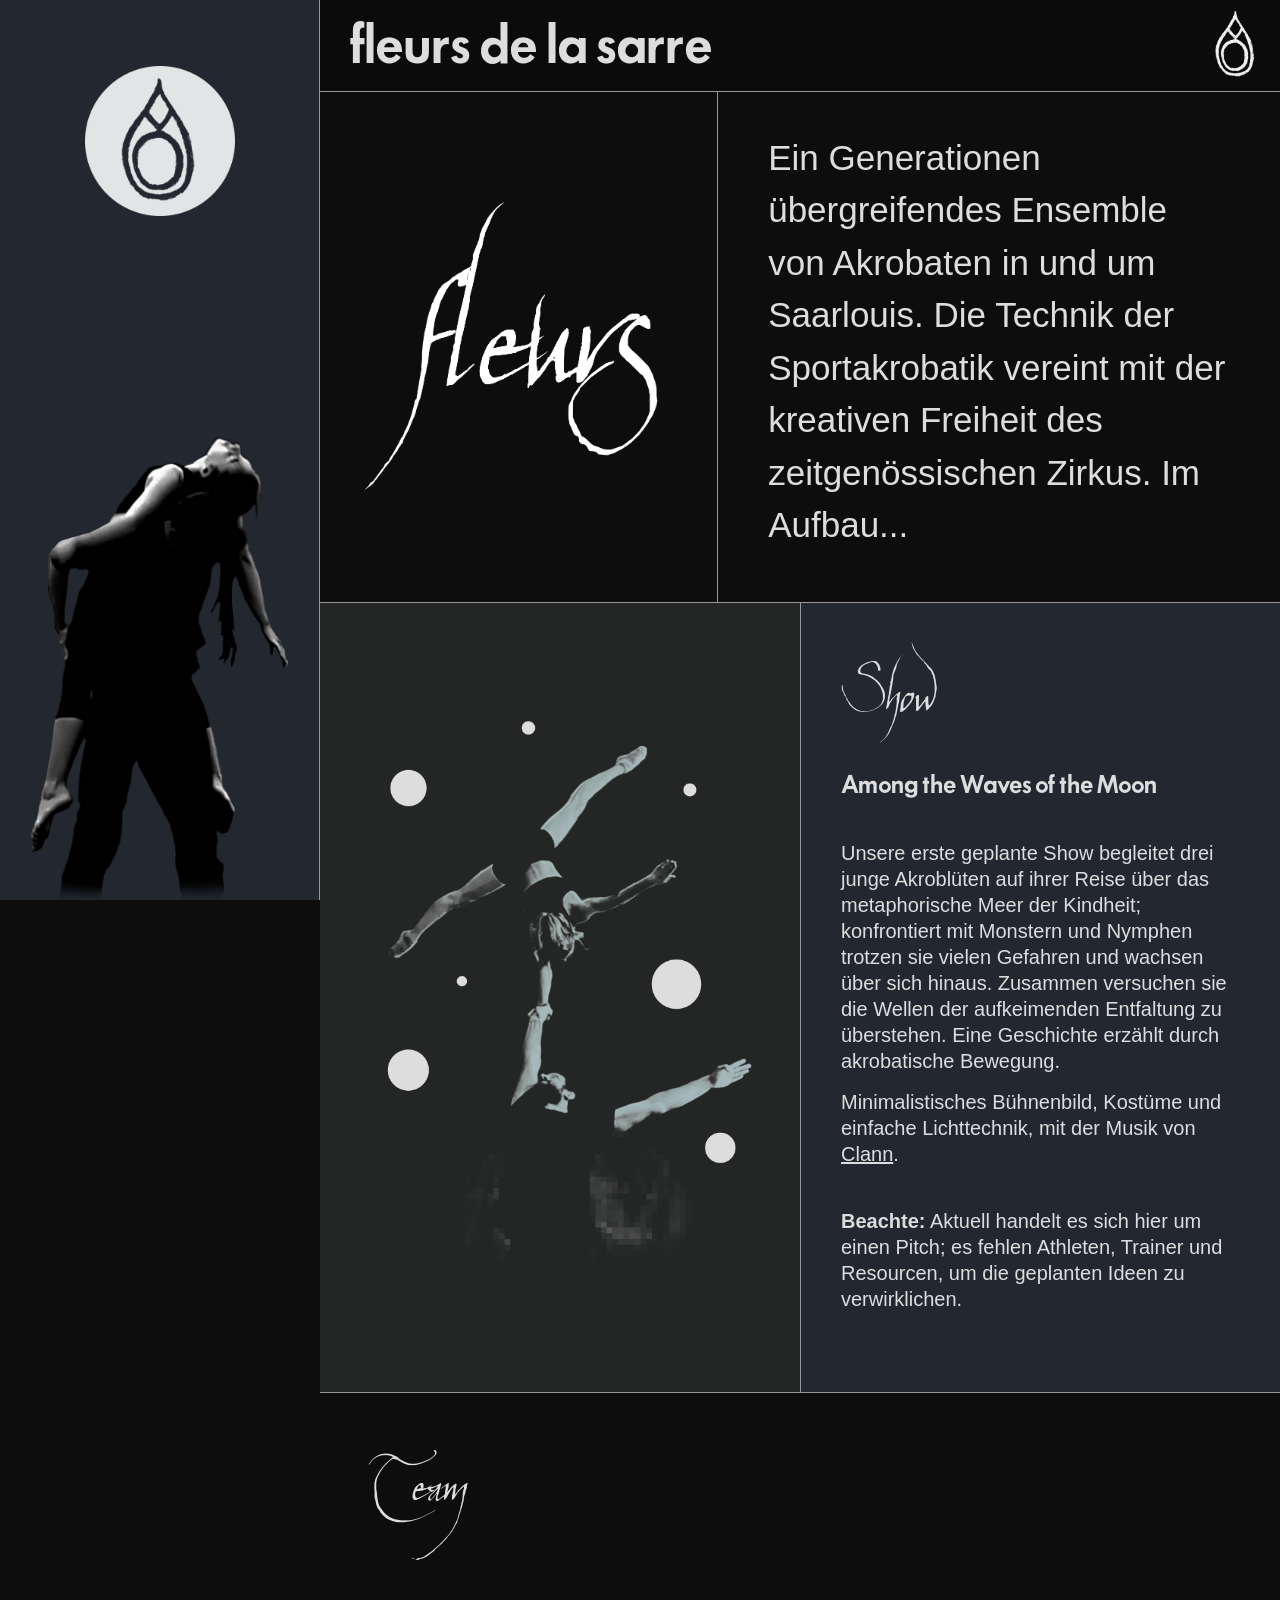
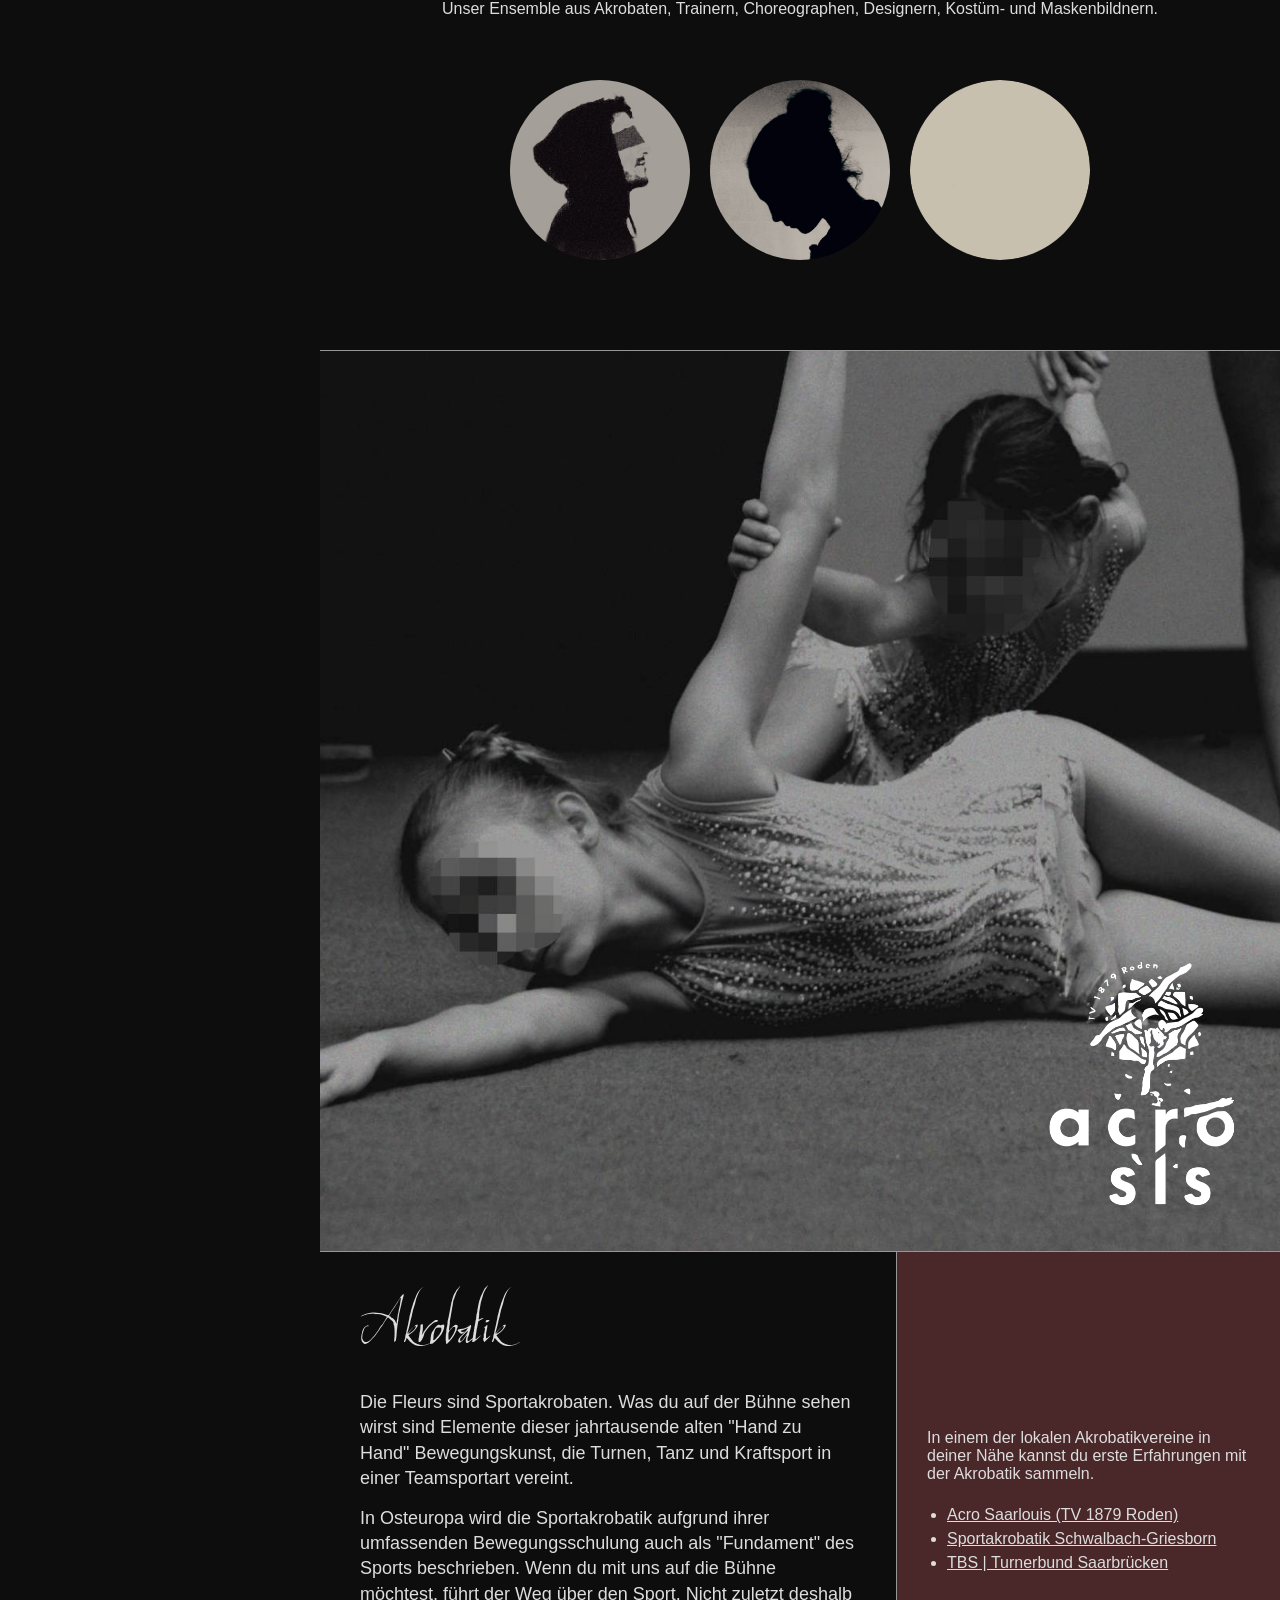
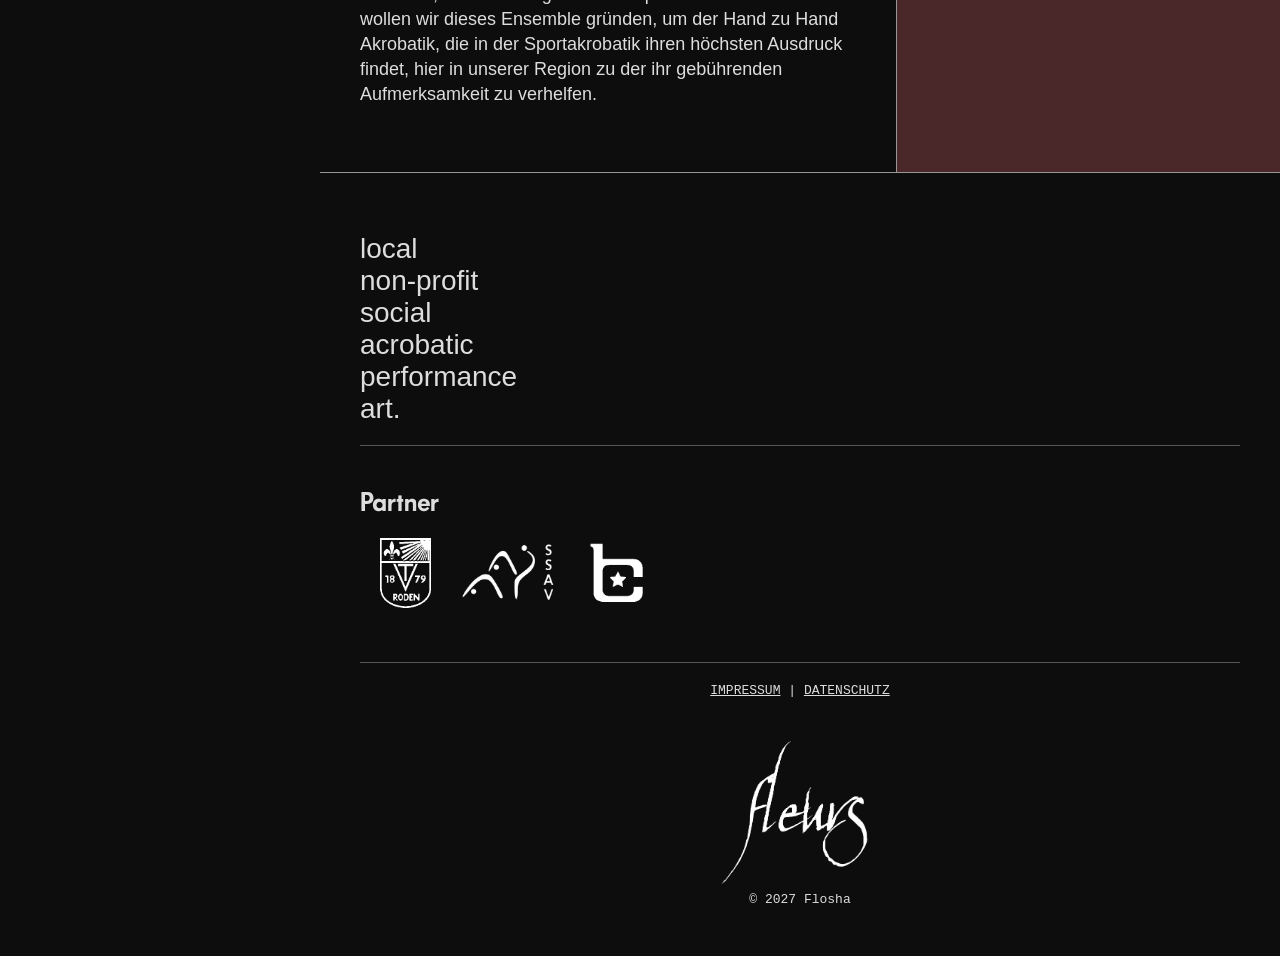
<file: fleurs.html>
<!doctype html>
<html lang="de">
  <head>
    <meta charset="utf-8" />
    <meta name="viewport" content="width=device-width,initial-scale=1">
    <meta name="color-scheme">
    <title>Les Fleurs de la Sarre</title>
    <meta name="description" content="Akrobatik in Saarlouis, Turnverein, Turnen, Sportakrobatikabteilung des TV 1879 Saarlouis-Roden. Akrobatik ist Turnen mit Partnern und vereint Kraft mit Eleganz."/>
    <meta property="og:title" content="Acro Saarlouis. Sportakrobatikabteilung des TV 1879 Saarlouis-Roden"/>
    <meta property="og:description" content="Akrobatik in Saarlouis, Turnverein, Turnen, Sportakrobatikabteilung des TV 1879 Saarlouis-Roden. Akrobatik ist Turnen mit Partnern und vereint Kraft mit Eleganz."/>
    <meta property="og:type" content="website"/>
    <meta property="og:url" content="https://acro-sls.de"/>
    <!--<link rel="stylesheet" href="style.css">-->
    <link rel="icon" type="image/x-icon" href="assets/fleurs.ico" />
  </head>

  <body>
       
    <section class="left">  
      <section class="title">  
        <header>
          <a href="">
            <img src="assets/logolight.png">
          </a>
          <!--<img src="IMG_20250526_213327.jpg" alt="Acro Saarlouis Logo der Sportakrobatikabteilung des TV 1879 Saarlouis-Roden">-->
          <!--<h1>Les Fleurs</h1>-->
        </header>

        <img class="bg" src="assets/backgirl2.png">  
          
        <!-- 
        <section class="cover">
          <section class="slogan">
            <h1>love dreams strength trust beauty acro</h1>
          </section>
        </section>-->    
      </section>
    </section>  
    
    <main>
      <section class="name-top">
        <h2>Fleurs de la Sarre</h2>
        <a href="">
          <img src="assets/fleurs-crest.png">
        </a>
      </section>
      <section class="intro">
        <img src="assets/fleurs.png">
      
        <p>Ein Generationen übergreifendes Ensemble von Akrobaten in und um Saarlouis. Die Technik der Sportakrobatik vereint mit der kreativen Freiheit des zeitgenössischen Zirkus. Im Aufbau...</p> 
      </section>

      <section class="show-wrapper">
        <img class="h2h" src="assets/h2h.png">   
          
        <section class="shows">     
          <h2>Show</h2>
            <span class="moon"></span>
            <ul>
                <li>
                    <h3>Among the Waves of the Moon</h3> 
                    <br>
                    <!--<p>Our first show will accompany three girls, acrobatic flowers in growth, living on an island of safety. They try to cross the ocean of childhood, but are threatened to be carried away by the nymphs. Together they try to survive the waves of uncertainty. This is their story, told through acrobatic movement.</p>-->
            <p>Unsere erste geplante Show begleitet drei junge Akroblüten auf ihrer Reise über das metaphorische Meer der Kindheit; konfrontiert mit Monstern und Nymphen trotzen sie vielen Gefahren und wachsen über sich hinaus. Zusammen versuchen sie die Wellen der aufkeimenden Entfaltung zu überstehen. Eine Geschichte erzählt durch akrobatische Bewegung.</p>
                    <p>Minimalistisches Bühnenbild, Kostüme und einfache Lichttechnik, mit der Musik von <a href="https://music.youtube.com/channel/UCCb-f6Un6ysSQEKNqL0QESA">Clann</a>.</p>
              <!--<p>Minimal stage-, costume- and light design, with music by <a href="https://music.youtube.com/channel/UCCb-f6Un6ysSQEKNqL0QESA">Clann</a>.</p>-->
                  <br>
            <p><strong>Beachte:</strong> Aktuell handelt es sich hier um einen Pitch; es fehlen Athleten, Trainer und Resourcen, um die geplanten Ideen zu verwirklichen.</p>
                </li>        
            </ul>
        </section>
      </section>

	<section class="ensemble">
		<h2>Team</h2>
		<p>Unser Ensemble aus Akrobaten, Trainern, Choreographen, Designern, Kostüm- und Maskenbildnern.</p> 
		<ul>
			<li>
				<figure>
					<img src="assets/fn.jpg">
					<!--<figcaption><h4>Akrobat, Trainer, Direktor, Designer</h4></figcaption>-->
				</figure>
			</li>
			<li>
				<figure>
					<img src="assets/al.jpg">
					<!--<figcaption><h4>Akrobatin</h4></figcaption>-->
				</figure>
			</li>
			<!--<li>
				<figure>
					<img src="assets/mw.jpg">
				</figure>
			</li>-->
			<li>
				<figure>
					<img src="assets/empty.png">
				</figure>
			</li>
			<!--<li>
				<figure>
					<img src="assets/empty.png">
				</figure>
			</li>-->
	
		</ul>
	</section>

    <section class="sports">
        <a href="https://acro-sls.de" target="_blank">
          <img src="assets/acro-sls-white.png" alt="Acro Saarlouis">
        </a>
    </section>    

    <section class="sports-wrapper">
      <section class="sportsacro">
        <h2>Akrobatik</h2>
        <p>Die Fleurs sind Sportakrobaten. Was du auf der Bühne sehen wirst sind Elemente dieser jahrtausende alten "Hand zu Hand" Bewegungskunst, die Turnen, Tanz und Kraftsport in einer Teamsportart vereint.<!-- [oder in einer Kooperation von?]--><!-- <a href="https://acro-sls.de">Acro Saarlouis</a> (TV 1879 Roden) [und Sportakrobatik Schwalbach-Griesborn?], zwei lokalen Vereinen, denen jeder beitreten kann--> <!--, unserem lokalen Verein.--></p>
      
        <p>In Osteuropa wird die Sportakrobatik aufgrund ihrer umfassenden Bewegungsschulung auch als "Fundament" des Sports beschrieben. Wenn du mit uns auf die Bühne möchtest, führt der Weg über den Sport. Nicht zuletzt deshalb wollen wir dieses Ensemble gründen, um der Hand zu Hand Akrobatik, die in der Sportakrobatik ihren höchsten Ausdruck findet, hier in unserer Region zu der ihr gebührenden Aufmerksamkeit zu verhelfen.</p>
      </section>

      <section class="clubs">
        <p>In einem der lokalen Akrobatikvereine in deiner Nähe kannst du erste Erfahrungen mit der Akrobatik sammeln.</p>
        <ul>
          <li><a href="https://acro-sls.de" target="_blank">Acro Saarlouis (TV 1879 Roden)</a></li>
          <li><a href="https://sportakrobatik-schwalbach.de" target="_blank">Sportakrobatik Schwalbach-Griesborn</a></li>
          <li><a href="https://www.tbs-saarbruecken.de" target="_blank">TBS | Turnerbund Saarbrücken</a></li>
        </ul>
      </section>
		</section>

    <section class="organisation">
      <div>
        <p>
         local<br>
         non-profit<br>
         social<br>
         acrobatic<br>
         performance<br> 
         art.
        </p>
      </div>
    </section>
        
    <section class="support">
      <h2>Partner</h2>
        <ul>
		  <li><a href="https://acro-sls.de" target="_blank"><img src="assets/tvroden-tr.png" alt="TV 1879 Roden"></a></li>
          <!--<li><img src="assets/top-logo.png" alt="Stadt Saarlouis"></li>-->
          <li><a href="https://ssav.de/" target="_blank"><img src="assets/ssav-white.png" alt="SSAV - Saarländischer Sportakrobatikverband"></a></li>
          <li><a href="https://turnanzuege-lessel.de/" target="_blank"><img src="assets/lessel.png" alt="Turnanzüge Lessel schneidert unsere Kostüme"></a></li>
        </ul>
    </section>
        
    <footer>
      <div> 
		<p><a href="impressum.html">Impressum</a> | <a href="datenschutz.html">Datenschutz</a></p>
		<img class="name" src="assets/fleurs.png">
        <p>
          © 2027 Flosha
        </p>
      </div>
    </footer>

    </main>
      
  </body>

</html>

<style>

  *,
  ::before,
  ::after {
    box-sizing: border-box;
    margin: 0;
    user-select: none;
    -webkit-user-drag: none; 
  }
    
  @font-face {
    font-family: "Futura";
    src: url(assets/fonts/OPTIFuturaDemiBold.otf) format("truetype");
  }

  @font-face {
    font-family: "Elven";
    src: url(assets/fonts/elvencommonspeak.ttf) format("truetype");
  }
    
  body {
    background: #0d0d0d;
    position: relative;
    color-scheme: dark;
    color: #ddd;
    font-family: Helvetica, Arial, sans-serif;
    padding: 0;
    width: 100%;
    min-height: 100vh;

    opacity: 0;
    animation: bg-blend 2s steps(60, end) forwards;
    -webkit-user-select: none;
    user-select: none;
  }

   .title {
	    background: #232830;
      height: 82vh;
    }

    header {
      position: sticky; 
      top: 0em;
      display: flex;
      align-items: flex-start;
      padding: 1em;
      max-width: 100%;
      z-index: 1;
    }
    
    header img {
	    padding: 10px;
      width: 120px;
    }

     header h1 {
      font-size: 42px;
      font-weight: normal;
      text-transform: lowercase;
      margin-top: 30px;
      margin-left: 10px;
    }
    
    header p {
      font-size: 23px;
    }

    main {
        background: #0d0d0d;
        position: relative;
        z-index: 2; 
    }
    
    .name-top {
      text-transform: lowercase;
      padding: 20px 20px 20px;
      background: #0d0d0d;
      background: rgba(12, 12, 12, 0.7);
      backdrop-filter: blur(10px);
      position: sticky; 
      top: 0;
      width: 100%;
      z-index: 10;
      display: flex;
      gap: 20px;
      justify-content: space-between;
    }
      .name-top h2 {
        font-size: 35px;
	      font-weight: normal;
      }

      .name-top img {
        max-width: 40px;
      }

    @media only screen and (min-width: 820px) {

      body {
        display: flex;
      }

      .left {
        position: fixed;
        height: 100%;
        max-width: 25%;
        top: 0;
        z-index: 1000;
        border-right: 1px solid #979797;
      }
        .title {
          height: 100%;
          display: flex;
          flex-direction: column;
          justify-content: space-between;
        }

        header {
          flex-wrap: wrap;
          justify-content: center;
        }

        header img {
	        padding: 50px;
          width: 250px;
        }

        header h1 {
          font-size: 50px;
          margin-top: 40px;
          margin-left: 10px;
        }
      
        main {
          margin-left: 25%;
        }

        .name-top {
          padding-left: 30px;
          padding-top: 10px;
          padding-bottom: 10px;
          border-bottom: 1px solid #979797;
          gap: 30px;
        }
          .name-top h2 {
             font-size: 50px;
          }  
          .name-top img {
            max-width: 50px;
          }
    }

  .bg {
    position: relative;
    z-index: 2;
    left: 0;
    right: 0;
    top: 0;
	  margin: -50px auto 0;
    
    max-width: 100%;
    object-fit: contain;
 }

@keyframes bg-blend {
    0% {
        opacity: 0;
    }
    100% {
        opacity: 1;
    }
} 


    img {
      max-width: 100%;
    }

   

   /* section {
      padding: 20px;
    }*/

    .cover {
      /*background: #0d0d0d;*/
        
      display: flex;
      flex-direction: column;
      flex-wrap: wrap;
      justify-content: flex-end;
      align-items: flex-end;

      width: 100%;
      height: 90vh;
      /*padding: 1em;*/ 
      /*margin: 2% 0 0;*/
        
      opacity: 0;
      animation: main-blend 2s steps(60, end) forwards;
      -webkit-user-select: none;
      user-select: none;
      animation-delay: 2s;

      position: absolute;
      /*z-index: 2;*/
      top: 0;
    }

@keyframes main-blend {
    0% {
        opacity: 0;
    }
    100% {
        opacity: 1;
    }
}

  .intro {
    background: #0d0d0d;
    margin: 0;
    min-width: 100%;
    padding: 20px 0 80px;
    font-size: 28px;
	  line-height: 1.2;
  }

    .intro img {
      display: block;
      margin: 40px auto 60px;
      max-width: 75%;
    }

    .intro p {
        padding: 0 40px;
    }

  @media only screen and (min-width: 820px) {
      .intro {
        display: flex;
        padding: 0;
        font-size: 35px;
        line-height: 1.5;
      }
        .intro p {
           padding: 40px 50px 50px;
          border-left: 1px solid #979797;
        }
        .intro img {
          margin: 30px;
          margin-left: 40px;
          margin-right: 50px;
          max-width: 32%;
          object-fit: contain;
        }
    }


    .slogan {
      max-width: 140px;
      display: flex;
      justify-content: right;
      text-align: right;
      color: rgba(255, 255, 255, 0.2);
      margin-right: 30px;
      margin-bottom: 30px;
    }
    
    .slogan h1 {
      font-size: 40px;
      margin-top: -20%;
    }

    .h2h {
      padding: 0;
      /*filter: grayscale(100%);*/
     /* background: url("assets/h2h.jpg");
      background-size: cover;
      min-height: 80vh;*/
    }

    .shows {
      background: #232830;
      margin-top: -5px;
      font-size: 20px;
      position: relative;
      z-index: 2;
      line-height: 1.3;
      padding: 60px 40px 80px;
    }
      .shows h2 {
        padding-bottom: 15px;
        font-size: 70px;
        font-weight: normal;
  		  font-family: Elven;
		    margin-top: -80px;
      }
      .shows ul {
        list-style-type: none;
        padding-left: 0;
      }
      .shows p {
        padding-top: 15px;
      }

    .moon {
      height: 85px;
      width: 85px;
      background-color: #ddd;
      border-radius: 50%;
      display: inline-block;     
      position: absolute; 
      top: 0; 
      margin-top: -50px;
      right: 110px;    
    }

      @media only screen and (min-width: 820px) {
        .show-wrapper {
          display: flex;
          background: #232625;
          border-top: 1px solid #979797;
          border-bottom: 1px solid #979797;
        }
        .show-wrapper img {
          max-width: 50%;
          object-fit: contain;
        }
          .shows {
            margin-top: 0;
            border-left: 1px solid #979797;
          }
            .shows h2 {
              margin-top: 0;
            }
            .moon {
              display: none;
            }
      }


  /* ENSEMBLE */

	.ensemble {
    background: #0d0d0d;
    font-size: 20px;
	  line-height: 1.3;
	  padding: 60px 10px 80px;
	}
	  .ensemble h2 {
		  padding: 0 40px 15px;
		  font-family: Elven;
      font-weight: normal;
      font-size: 70px;
    }

	  .ensemble p {
      padding: 20px 30px 50px; 
		  font-size: 16px;
	  }
	  .ensemble ul {
      display: flex;
	    list-style-type: none;
      padding: 0;
      justify-content: center;
      flex-wrap: wrap;
      width: 100%;
	  }
		.ensemble ul li {
		  width: 48%;
      padding: 10px;
		  height: auto;
		}
		.ensemble ul li h4 {
		  font-weight: normal;
		  text-align: center;
		  font-family: monospace;
	      padding: 15px 0 30px;
		  font-size: 14px;
		}
		.ensemble ul li img {
		  object-fit: cover;
		  border-radius: 50%;
		}
		.ensemble ul li figure {
			display: flex;
			flex-direction: column;
			justify-content: center;
		}

    @media only screen and (min-width: 820px) {
      .ensemble {
        display: flex;
        flex-direction: column;
        justify-content: center;
        border-bottom: 1px solid #979797;
      }
        .ensemble p {
          margin-top: 20px;
          text-align: center;
        }
        .ensemble ul li {
          max-width: 200px;
        }
    }


    /* SPORT */

    .sports {
      display: flex;
      justify-content: flex-end;
      align-items: flex-end;
      flex-direction: column;

      width: 100%;
      height: 100vh;
  
      background: url("assets/sports.jpg");
      background-size: cover;
      background-position: center center;
      background-repeat: no-repeat;
      overflow: hidden;
    }
	
    .sports img {
      max-height: 30vh;
      margin: 30px;
    }

    .sportsacro {
      background: #0d0d0d;
      padding: 40px 40px 50px;
      font-size: 18px;
      line-height: 1.4;
    }
      .sportsacro h2 {
        padding-bottom: 15px;
        font-family: Elven;
        font-size: 70px;
        font-weight: normal;
        margin-top: -75px;
      }
      .sportsacro p {
          padding-bottom: 15px;
      }

    .clubs {
      background: #4A2829;
      padding: 30px 30px 50px; 
    }
      .clubs ul {
        font-size: 16px;
        padding-top: 20px;
        padding-left: 20px;
        line-height: 1.5;
      }

    @media only screen and (min-width: 820px) {

      .sports-wrapper {
        display: flex;
        border-top: 1px solid #979797;
        border-bottom: 1px solid #979797; 
      }
        .sportsacro {
          max-width: 60%;
        }
          .sportsacro h2 { 
            margin-top: 0; 
            padding-bottom: 0; 
          }
        .clubs {
          display: flex;
          flex-direction: column;
          justify-content: center;
          border-left: 1px solid #979797;
          width: 100%;
        }
    }

	
    /* END SECTION */
    
    .organisation {
     /* background: #1D2951; */ /* darkblue */
      background: #0d0d0d;
      padding: 60px 40px 10px;
      font-size: 28px;
    }
      .organisation div {
        padding-bottom: 20px;
        border-bottom: 1px solid rgba(255, 255, 255, 0.3);
      }

    .support {
     /* background: #1D2951; */ /* darkblue */
      background: #0d0d0d;
      padding: 30px 40px 30px;
    }

    h1, h2, h3, h4 {
      font-family: Futura;
    }

    .support ul {
      display: flex;
      list-style-type: none; 
      gap: 20px;
      padding-left: 20px;
    }

	.support h2 {
	  font-weight: normal;
	}

    .support ul li img {
      height: 90px;
      padding-top: 20px;
    }

    footer {
      text-align: center; 
      padding: 20px 40px 50px;
      background: #0d0d0d;
	  font-family: monospace;
    }
      footer div {
        padding-top: 20px;
        border-top: 1px solid rgba(255, 255, 255, 0.3);
      }
	  footer a {
        text-transform: uppercase;
	  }
	  footer .name {
        margin-top: 40px;
		margin-left: -9px;
        max-height: 150px;
      }

    a {
      color: inherit;
    }

    a { transition: 0.4s; }
      a:hover { color:rgba(151, 226, 255, 0.61); }
      .clubs a:hover { color:rgba(255, 151, 151, 0.61); }

    .ensemble img { transition: 0.4s; } 
      .ensemble img:hover { filter: saturate(4); }

    header img, 
    .name-top img, 
    .sports img, 
    .support img, 
    footer img { 
      transition: 0.5s; 
    }
      header img:hover, 
      .name-top img:hover, 
      .sports img:hover, 
      .support img:hover, 
      footer img:hover { 
        opacity: 0.5; 
      }
</style>
</file>
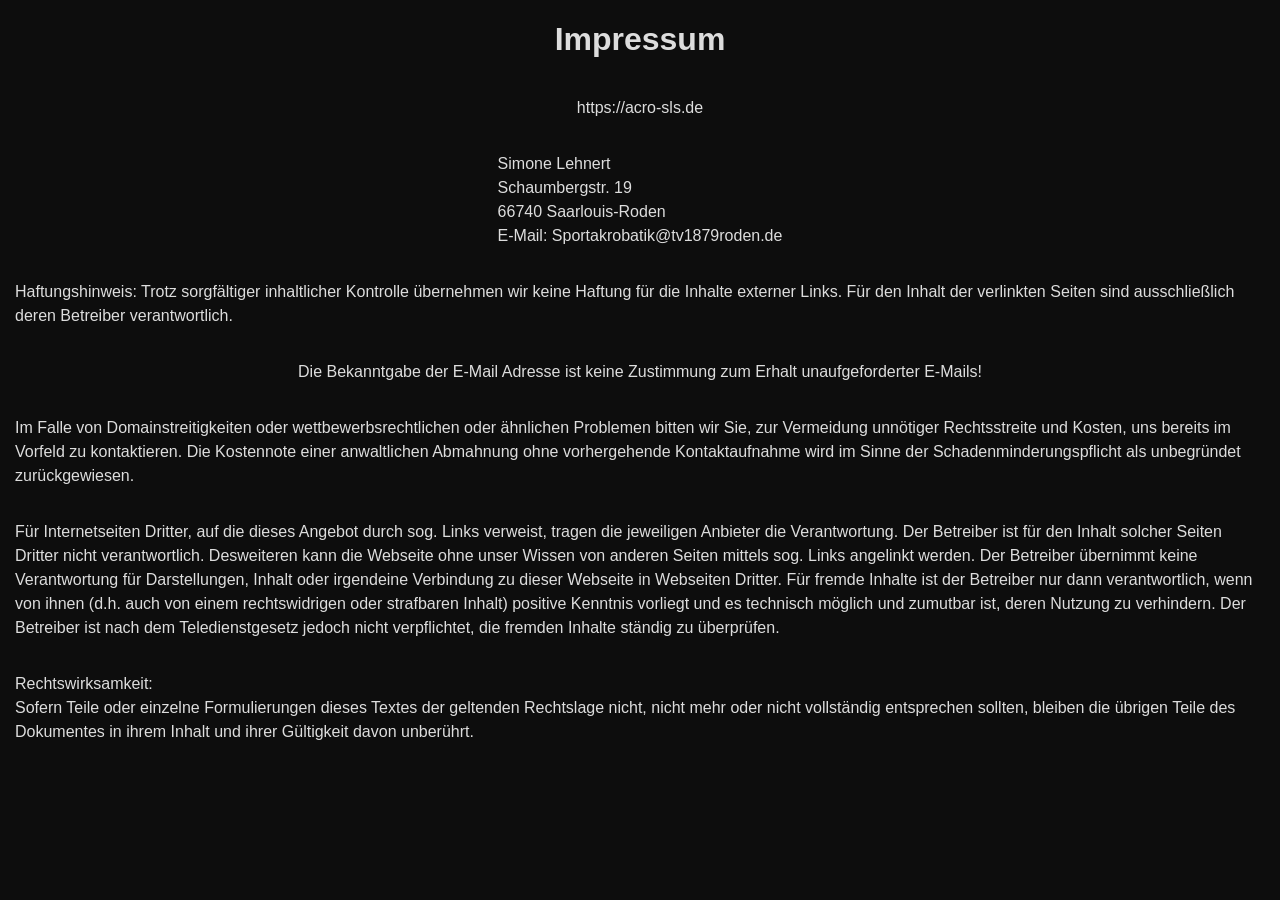
<file: impressum.html>
<!doctype html>
<html lang="de">
    <head>
        <meta charset="utf-8" />
        <meta name="viewport" content="width=device-width,initial-scale=1">
        <meta name="color-scheme">
        <title>Acro Saarlouis | TV 1879 Saarlouis-Roden</title>
        <link rel="stylesheet" href="style.css">
        <link rel="icon" type="image/x-icon" href="acro-sls.ico" />
    </head>
  <body>
    <h1>Impressum</h1>

    <p>https://acro-sls.de</p>
    
    <p>Simone Lehnert<br>	
    Schaumbergstr. 19<br> 	
    66740 Saarlouis-Roden<br>
    E-Mail: Sportakrobatik@tv1879roden.de</p>

    <p>Haftungshinweis: Trotz sorgfältiger inhaltlicher Kontrolle übernehmen wir keine Haftung für die Inhalte externer Links. Für den Inhalt der verlinkten Seiten sind ausschließlich deren Betreiber verantwortlich.</p>

    <p>Die Bekanntgabe der E-Mail Adresse ist keine Zustimmung zum Erhalt unaufgeforderter E-Mails!</p>

    <p>Im Falle von Domainstreitigkeiten oder wettbewerbsrechtlichen oder ähnlichen Problemen bitten wir Sie, zur Vermeidung unnötiger Rechtsstreite und Kosten, uns bereits im Vorfeld zu kontaktieren. Die Kostennote einer anwaltlichen Abmahnung ohne vorhergehende Kontaktaufnahme wird im Sinne der Schadenminderungspflicht als unbegründet zurückgewiesen.</p>

    <p>Für Internetseiten Dritter, auf die dieses Angebot durch sog. Links verweist, tragen die jeweiligen Anbieter die Verantwortung. Der Betreiber ist für den Inhalt solcher Seiten Dritter nicht verantwortlich. Desweiteren kann die Webseite ohne unser Wissen von anderen Seiten mittels sog. Links angelinkt werden. Der Betreiber übernimmt keine Verantwortung für Darstellungen, Inhalt oder irgendeine Verbindung zu dieser Webseite in Webseiten Dritter. Für fremde Inhalte ist der Betreiber nur dann verantwortlich, wenn von ihnen (d.h. auch von einem rechtswidrigen oder strafbaren Inhalt) positive Kenntnis vorliegt und es technisch möglich und zumutbar ist, deren Nutzung zu verhindern. Der Betreiber ist nach dem Teledienstgesetz jedoch nicht verpflichtet, die fremden Inhalte ständig zu überprüfen.</p>

    <p>Rechtswirksamkeit:<br>
    Sofern Teile oder einzelne Formulierungen dieses Textes der geltenden Rechtslage nicht, nicht mehr oder nicht vollständig entsprechen sollten, bleiben die übrigen Teile des Dokumentes in ihrem Inhalt und ihrer Gültigkeit davon unberührt.</p>
  </body>
</html>
</file>
<file: style.css>
* {
  box-sizing: border-box;
}

@font-face {
  font-family: "Futura";
  src: url(assets/fonts/OPTIFuturaDemiBold.otf) format("truetype");
}

body {
 /* background: #1b1b1b;
  color: #fefefe;*/
  background: #0d0d0d; 
  color: #ddd;
  font-family: helvetica, arial;
  margin: 0;
  transition: 0.4s;
}
 @media only screen and (min-width: 820px) {
    body {
      display: flex;
      flex-direction: column;
      /*max-width: 800px;*/
      /*margin: 5em auto;*/
      /*border: 1px solid rgba(255, 255, 255, 0.3);*/
      align-items: center;
  	}
  }

@keyframes shrink-header {
  from {
    padding-block: 0.8rem;
    /*background-color: rgba(255, 255, 255, 1);*/
    /*border-bottom: 1px solid transparent;*/
  }
  to {
    padding-block: 0.5rem;
    /*background-color: rgba(245, 245, 245, 0.95);*/
    /*border-bottom: 1px solid #ddd;*/
    box-shadow: 0 4px 6px rgba(0, 0, 0, 0.05);
  }
}

@keyframes shrink-font {
  from {
    font-size: 3rem;
  }
  to {
    font-size: 2.4rem;
  }
}

.top-logo {
  background: #282837;
}

header {
  background: rgba(35, 35, 38, 0.8);
  backdrop-filter: blur(10px);
  color: #ddd;
  font-family: "Futura";
  margin: 0;
  padding: 0;
  white-space: nowrap;

  position: sticky;
  top: 0;
  z-index: 1000;
  display: flex;
  align-items: center;  
  
  animation: shrink-header linear both;
  animation-timeline: scroll(root);
  animation-range: 0px 200px; 
}

  header .logo-sm {
    max-width: 80px;
    margin-top: -10px;
    margin-bottom: -8px;
  }

  .front-bg {
    display: none;
  }

@media only screen and (min-width: 820px) {
  header {
    background: rgba(15, 15, 15, 0.8);
    animation: none;
    padding-left: none;
    width: 100%;
    
    margin: 0;
    padding: 0;
  }
    header section:nth-of-type(2) {
      display: flex;
      align-items: center;
      justify-content: space-between;
      width: 100%;
    }

  .front-bg {
    width: 100%;
    margin: 0;
    display: block;
  }
    .front-bg img {
      width: 100%;
    }
}

header h1 {
  margin: 0;
  /*font-size: 3.4em;*/
  /*font-weight: 700;*/
  font-weight: normal;
  padding: 0 10px 0;
  
  animation: shrink-font linear both;
  animation-timeline: scroll(root);
  animation-range: 0px 200px;
}
  header h2 {
    display: none;
  }


  @media only screen and (min-width: 820px) {
      header h1 { 
        display: block;
        font-size: 3em; 
        animation: none;
        padding-left: 30px;
        padding-right: 10px;
      }

      header h2 {
        display: block;
        padding-right: 40px;
        font-size: 2.5em;
      }
    }

  @media only screen and (min-width: 1100px) {
    header h1 { 
      font-size: 5em; 
      animation: none;
      
      padding-left: 30px;
      padding-right: 40px;
    }

    header h2 {
      display: block;
      margin: 0;
      padding-left: 40px;
      padding-right: 40px;
      font-size: 45px;
    }
  }

  .crest img { 
    max-width: initial;
    max-height: 65px; 
    filter: contrast(0.9); 
    padding: 5px 10px 0 15px;
    margin-bottom: -15px;
    /* margin-top: -20px;*/
  }

    @media only screen and (min-width: 820px) {
      .crest { 
        display: flex;
        align-items: center;
      }
        .crest img { 
          max-height: 120px; 
          margin-top: -20px;
          margin-bottom: -58px;
        }
    }


.intro {
  background: #141416;
}
  .intro img {
    margin-top: -60px; 
    border-top: 60px solid #232326;
    border-right: 30px solid #232326;
  }

  .intro p {
    padding: 0px 40px 0;
  }

  .intro>section {
    margin-top: -5px;
    border-left: 30px solid #232326;
    border-top: 45px solid #232326; 
    padding-top: 30px;
              padding-bottom: 30px;
      }

      .intro section p:first-child {
        margin-bottom: 50px;
      }

    @media only screen and (min-width: 820px) {
      .intro {
        display: flex;
        justify-content: center;
        align-items: center;
        width: 100%;
        gap: 30px;
        padding-top: 80px;
        padding-bottom: 80px;
     /* position: sticky;
        top: 100px;
        z-index: -10;  */
      }

      .intro>section {
        /*border-left: 30px solid #232326;*/
        border-top: none;
        padding: 30px;
      }

      .intro img {
        border: 0;
        padding-left: 30px;
        padding-right: 30px;
      }

      .intro p {
        max-width: 450px;
      }

      .intro img {
        max-width: 40vw;
      }
    }

    .whatitis {
      font-size: 28px;
      margin-top: 0;
      /* position: sticky;
      top: 60px; */
      margin-bottom: 0;
    }
      @media only screen and (min-width: 820px) {
        .whatitis { 
          font-size: 35px;
          padding: 0 30px 30px;
        }
      } 

.coaches {
  filter: grayscale(0.9); 
  /*border: 5px solid black;*/
}

.sport-show {
 /* padding-top: 30px; */
 margin: 1em 1em 2em;
}
    @media only screen and (min-width: 820px) {
      .sport-show {
        display: flex;
        justify-content: center;
        gap: 20px;
        padding-top: 120px;
        width: 100%;
        margin: 1em 1em 1.5em;
      }
    }

  .sport, .show {
    font-size: 14px;
    padding: 1em;
    padding-bottom: 2.5em;
  }

  .sport h3, .show h3 {
    border-top: 1px solid #ddd;
    padding: 30px 0 0;
    margin-left: 15px;
    margin-right: 15px;
  }

.show>div {
  display: flex;
  flex-direction: column;
  justify-content: center;
  align-items: center;
}

  .show img {
    display: block;
    max-width: 80%;
    margin-top: 20px;
    margin-bottom: 10px;
    margin-left: -20px;
  }

  .sport { 
    /*background: #4A2829;*/ 
    background: #29272e; 
    margin-bottom: 20px;
  }
  
  .show { background: #232830; }
      @media only screen and (min-width: 820px) {
        .sport, .show { 
          font-size: inherit; 
          padding: 2em;
          max-width: 500px;
          margin-bottom: 0;
        }
      }

      .history figure {
        margin: 0;
        padding: 0;
      }
        .history figcaption {
          font-size: 0.8rem;
          padding: 1em;
          margin-top: -4px;
          background: #2b2b38;
        }

h2, h3, h4 {
  padding: 0 15px;
  font-family: "Futura";
}

/*h2 { margin-top: -25px; }*/
h3 { font-size: 1.5em; }

.bright h3 {
  padding: 10px;
  border-top: 5px solid black; 
  border-bottom: 5px solid black; 
  text-align: center;
  margin: 0;
  margin-top: -4px;
}

p {
  line-height: 1.5em;
  padding: 0 15px;
}

.about {
  z-index: 0;
  padding: 0;
  margin: 0;
}

img {
  max-width: 100%;
}

.h2h {
  width: 100%;
  margin-top: 30px;
}

.gallery {
  background: #232326; 
  color: #ddd;
  display: flex;

  gap: 20px;
  overflow-x: auto;
  padding: 50px 30px;
  margin-bottom: 30px;
  height: 62vh;
  width: 100%;
}

.gallery a {
  padding: 0;
  margin: 0;
}

.gallery img {
  height: 100%;
  max-width: initial;
  margin: 0 auto;
  filter: grayscale(0.9); 
}

    @media only screen and (min-width: 820px) {
      .gallery {
        padding: 80px;
        /*flex-wrap: wrap;*/
        /*justify-content: center;*/
        height: 75vh;
      }

      .gallery img {
       /* max-height: 400px;*/
        margin: 0 auto;
      }
    }

.ranks {
  display: flex;
  gap: 8px;
  overflow-x: auto;
  padding: 1em;
  margin-top: 0;
  list-style: none;
  text-align: center;
}
  .ranks>li {
    display: flex;
    flex-direction: column;
    justify-content: flex-start;
    gap: 4px;
    width: 250px;
    min-width: 250px;
    margin: 0;
  }
  .ranks img, .ranks h4, .ranks h5 {
    width: 100%;
  }
  .ranks h4, .ranks h5 {
    margin: 0;
  }
    .ranks h4 {
      padding: 20px;
      margin-top: -4px;
      background: #595959;
      font-size: 18px;
    }
    .ranks h5 {
      padding: 15px 20px;
      /*background: #404040;*/
      font-size: 16px;
      text-align: left;
    }
    .ranks span {
      background: #404040;
      padding: 15px 20px;
      width: 100%;
      font-size: 14px;
      text-align: left;
    }

   .ranks li>ul {
      text-align: right;
      list-style: none;
      padding: 20px;
      font-size: 12px;
      background: #232830;
    }

.news h4 {
  font-weight: normal;
  font-size: 28px;
  padding: 0 20px 0px;
  
}
  
.bright {
  background: #0d0d0d; 
  color: #ddd;
}

/*   .show h3 {
     margin-top: -20px;
   }
*/

  .join {
    display: flex;
    color: #ddd;
    font-size: 14px;
    background: #232326;
    margin-bottom: 60px;
  }
    .join p, .join h3, .join h4 {
      margin-left: 1em;
      margin-right: 1em; 
      font-weight: normal; 
    }
      .join h3 {
        margin: 30px 15px 20px;
      }
         
    .join>section:nth-of-type(1) {
      max-width: 35%;
    }

    .join img {
      height: 100%;
      width: 100%;
      object-fit: cover;
    }

    @media only screen and (min-width: 820px) {
      .athletes-mobile {
        display: none;
      }
      .join {
        max-width: 800px;
      }
      .join>section:nth-of-type(1) {
        max-width: 45%;
      }
    }
  
  .probetraining {
    background: #342b36; 
    padding: 20px 0 25px;
    font-size: 0.9rem;
    margin-top: 40px;
  }
    


  .team {
    font-size: 0.9rem;
    background: #161616;
    padding: 10px 20px 30px;
    display: flex;
    flex-direction: column;
  }

  .team section:nth-of-type(1) {
    padding-bottom: 2em;
  }

    .team h3, .team p {
      padding-left: 0;
      padding-right: 0;
    }
    .team>section p:nth-of-type(5) {
      font-weight: bold;
    }

  .concept {
    padding: 1em;
    margin-top: -5px;
  }

  .schedule {
    padding: 1em;
    padding-bottom: 40px;
    margin-top: -5px;
  }

    @media only screen and (min-width: 820px) {
      
      .concept {
        margin-top: 50px;
        width: 700px;
      }

      .ranks {
        flex-wrap: wrap;
        justify-content: center;
        overflow-x: none;
      }

      .schedule {
        margin-bottom: 120px;
        width: 700px;
      }

      .team {
        background: #1e1e1e;
        
        display: flex;
        flex-direction: row;
        justify-content: center;
        align-items: center;
        width: 100%;
        padding-top: 100px;
        padding-bottom: 100px;
      }

        .team section:nth-of-type(1) {
          max-width: 400px;
          padding-right: 30px;
          border: none;
        }

      .history {
        max-width: 500px;
        border: none;
      }
    }

  .schedule section {
    margin-top: 10px;
  }

  .concept>p, .schedule>p {
    font-size: 0.9rem;
  }

  .concept h3, .schedule h3, .team h3 {
    font-weight: normal;
    font-size: 18px;
    border: 1px solid #ddd;
    display: inline-block;
    padding: 1em 1.5em;
  }

summary { 
  margin: 0;
  cursor: pointer;
    display: flex;
  justify-content: space-between;
  align-items: center;
} 
  summary h4 { 
    font-size: inherit; 
    display: inline-block;
    font-weight: normal;
    padding: 10px 25px;
  }
    summary h4::before {
      content: '▼'; 
      padding-right: 15px;
    }
  summary span {
    margin-right: 30px;
  }
    summary>section span:nth-of-type(1) {
      margin-top: -8px;
    }
    summary>section span:nth-of-type(2) {
      margin-top: -5px;
    }


details {
  padding: 0;
  margin: 0;
}

details p {
  font-size: 14px;
  padding: 30px 20px 30px!important;
  line-height: 1.4;
}

.circle {
  height: 22px;
  width: 22px;
  border-radius: 50%;
  display: block;
}

  span.pink { background: pink; }
  span.green { background: mediumaquamarine; }
  span.blue { background: #92adff; }
  span.purple { background: mediumpurple; }
  span.yellow { background: rgb(255, 221, 29); }
  span.orange { background: rgb(255, 151, 54); }
  span.red { background: #e74566; }
  span.black { background: black; }
  span.white { background: #ddd; }

  details strong { }

  h4.rosa, strong.rosa { color: #ffc0cb; }
  h4.pink, strong.pink { color: #fe628b; }
  h4.green, strong.green { color: mediumaquamarine; }
  h4.blue, strong.blue { color: #92adff; }
  h4.purple, strong.purple { color: mediumpurple; }
  strong.yellow { color: rgb(255, 221, 29); }
  strong.orange { color: rgb(255, 151, 54); }
  h4.red, strong.red { color: #e74566; }
  strong.black { background: black; color: grey; }
  strong.white { background: #ddd; color: black; }


.concept p {
  padding: 0;
}

.concept section p, 
.schedule section p {
  display: block;
  margin: 0;
  padding: 10px 15px;
  background: rgba(0, 0, 0, 0.5); 
}

.challenges, .discipline {
  padding: 20px 0;
  background: #44414e; /* greyblue */
  color: #fff;
} 

.challenges summary, .discipline summary {
  padding-left: 25px;
}

.challenges h4, .discipline h4 {
  text-decoration: underline;
}

details[open] > summary { list-style-type: '▲'; }
summary::marker { padding-right: 10px; }

table { 
  width: 100%; 
  border-collapse: collapse;
  font-size: 14px;
}

th { 
  text-align: left; 
  text-transform: uppercase;
  font-weight: normal;
  font-family: monospace;
  font-size: 13px;
  color: #c0c0c0;
}

tr, td, th {
  padding: 10px 15px;
}

tr:nth-child(even) { 
  background: rgba(0, 0, 0, 0.5); 
}

.white { background: white; color: black; }
.bud { background: rgb(134, 117, 117); }
.blossom2 { background: #342b36; }
.blossom { background: #825260; /* pink */ }
.saphir { background: #44414e; /* blue */ }
.smaragd { background: #414e45; /* green */ }
.black { background: #1e1e1e; /* dark */ }

.professional { background: #55493e; /* yellow */ }
.elite { background: #493131; /* redder */ }

.contact {
  padding: 5px 10px 20px;
  background: #1e1e1e;
  margin: 3em 1em 1em;
}
  .contact h3 {
    font-weight: normal;
  }
    @media only screen and (min-width: 820px) {
      .contact {
        max-width: 1000px;
        width: 90%;
      }
    }

/*  .contact>section {
    padding-bottom: 20px;
    border-bottom: 1px solid rgba(255, 255, 255, 0.3);
  }
*/
  .contact p {
    margin-top: 10px;
    font-size: calc((.3375rem + .1vw) * 2.22222);
    line-height: calc((.3375rem + .1vw) * 3.5);
  }

footer {
  /*border-top: 1px solid rgba(255, 255, 255, 0.3);*/  
  width: 100%;
  margin: 0;
  padding-left: 2em;
  padding-right: 2em;
  font-size: 12px;
  /*text-align: center;*/
  background: #0d0d0d; 
  color: #ddd;
}
  footer .footer-graphics {
    display: flex;
    align-items: center;
    justify-content: center;
    gap: 30px;
    padding: 30px;
  }
    footer section img {
      height: 150px;
    }
      footer section .wappen {
        height: 110px;
      }

  footer div:nth-of-type(2) {
    display: flex;
    justify-content: space-between;
    border-top: 1px solid rgba(255, 255, 255, 0.3);
    padding-top: 20px;
    padding-bottom: 30px;
    font-size: 13px;
  }

footer p {
  display: block;
  margin: 0;
  padding: 0;
  padding-bottom: 15px;
}

a { color: inherit; }

::selection {
  background: #44414e;
  color: #fefefe;
}

/* HOVER EFFECTS */

a { 
  color: rgba(255, 151, 151, 0.61);  
  text-decoration: none;
  transition: 0.4s; 
}
  a:hover { 
    color: #f7cee0; 
  }

.show a { 
  color: rgba(151, 226, 255, 0.61);
}
  .show a:hover { 
    color: #B0E0E6; 
  }

footer a { 
  color: inherit; 
  text-decoration: underline;
}
  footer a:hover { 
    color: rgba(255, 151, 151, 0.61); 
  }

@media only screen and (min-width: 820px) {
  footer div:nth-of-type(1) {
    display: flex;
    justify-content: center;
  }

  footer div:nth-of-type(2) {
    padding-bottom: 10px;
    max-width: 1000px;
    margin: 0 auto;
  }

  footer .footer-graphics {
    padding: 30px 30px 60px;
    gap: 100px;
  }

    footer section img {
      height: 300px;
    }
      footer section .wappen {
        height: initial;
      }
}

@media only screen and (min-width: 820px) {
  header img { transition: 0.3s; }
    header img:hover { opacity: 0.7; }

  .gallery img { 
    border: 1px solid #232326; 
    transition: 0.5s; 
  }
    .gallery img:hover { 
      border: 1px solid #ddd;  
    }
  
  footer img { transition: 0.5s; }
  footer img:hover { opacity: 0.5; }

  summary { transition: 0.4s; }
    summary:hover { 
      filter: contrast(1.5); 
      background-color:rgba(0, 0, 0, 0.3);
    }
}
</file>
